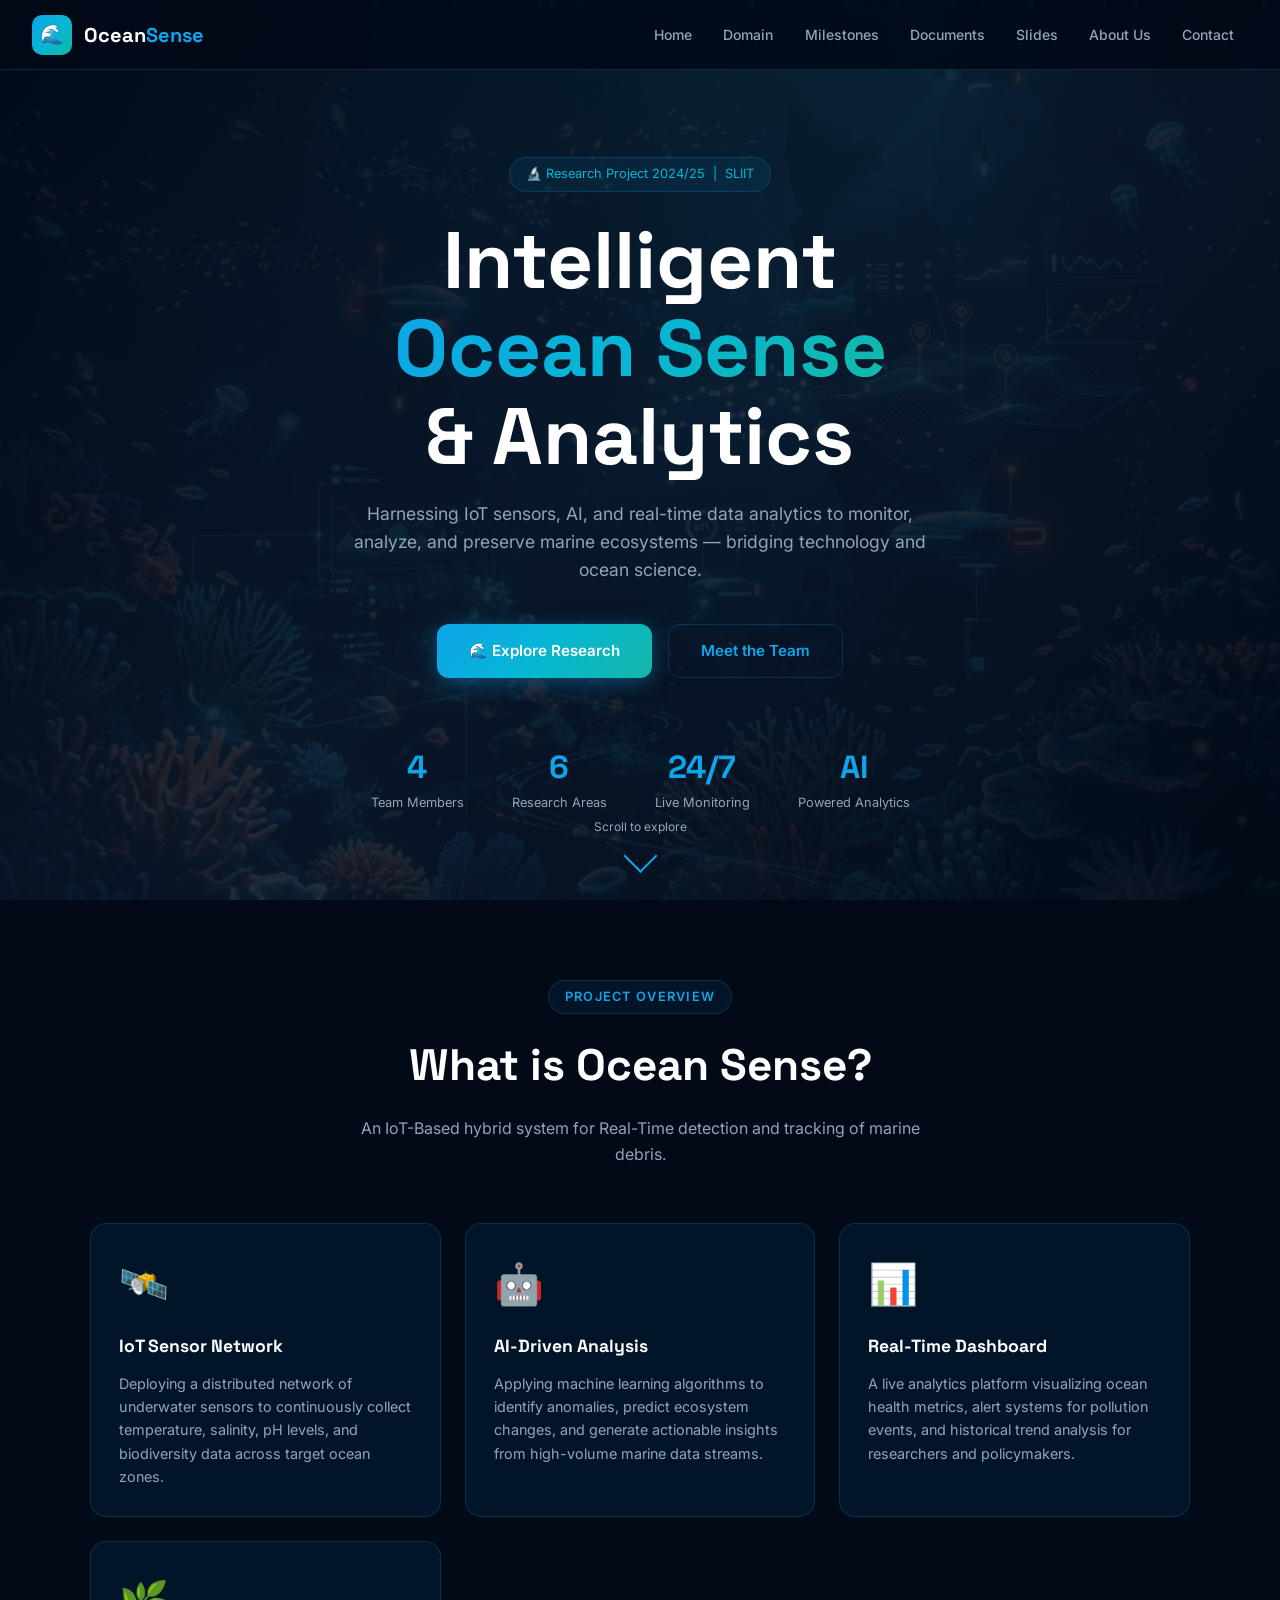
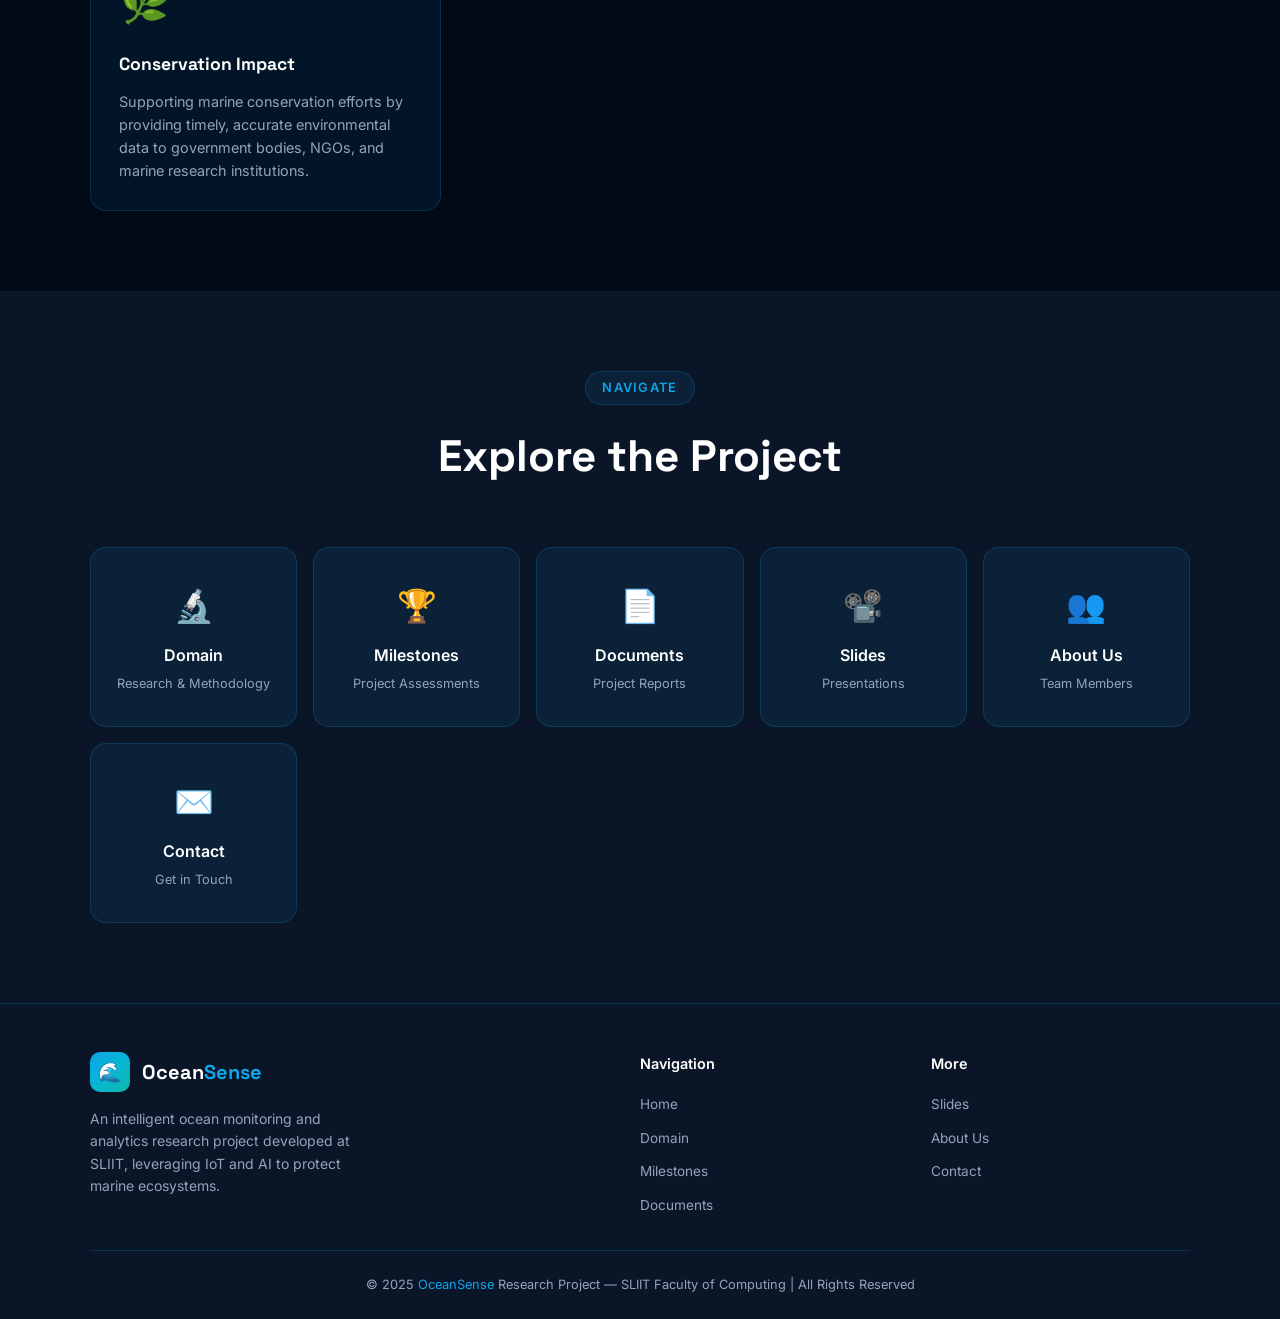
<file: index.html>
<!DOCTYPE html>
<html lang="en">

<head>
  <meta charset="UTF-8" />
  <meta name="viewport" content="width=device-width, initial-scale=1.0" />
  <meta name="description"
    content="Ocean Sense – An intelligent ocean monitoring and analytics research project using IoT and AI to preserve marine ecosystems." />
  <title>Ocean Sense | Intelligent Ocean Monitoring</title>
  <link rel="stylesheet" href="assets/css/style.css" />
  <link rel="icon"
    href="data:image/svg+xml,<svg xmlns='http://www.w3.org/2000/svg' viewBox='0 0 100 100'><text y='.9em' font-size='90'>🌊</text></svg>" />
</head>

<body>

  <!-- NAVBAR -->
  <nav class="navbar" id="navbar">
    <a href="index.html" class="nav-logo">
      <div class="nav-logo-icon">🌊</div>
      <span class="nav-logo-text">Ocean<span>Sense</span></span>
    </a>
    <ul class="nav-links" id="navLinks">
      <li><a href="index.html" class="active" id="nav-home">Home</a></li>
      <li><a href="domain.html" id="nav-domain">Domain</a></li>
      <li><a href="milestones.html" id="nav-milestones">Milestones</a></li>
      <li><a href="documents.html" id="nav-documents">Documents</a></li>
      <li><a href="presentations.html" id="nav-slides">Slides</a></li>
      <li><a href="about.html" id="nav-about">About Us</a></li>
      <li><a href="contact.html" id="nav-contact">Contact</a></li>
    </ul>
    <button class="nav-toggle" id="navToggle" aria-label="Toggle navigation">
      <span></span><span></span><span></span>
    </button>
  </nav>

  <!-- HERO -->
  <section id="home">
    <div class="hero-bg"></div>
    <div class="hero-overlay"></div>
    <div class="particles" id="particles"></div>
    <div class="hero-content">
      <div class="hero-badge">🔬 Research Project 2024/25 &nbsp;|&nbsp; SLIIT</div>
      <h1 class="hero-title">
        Intelligent<br><span class="gradient-text">Ocean Sense</span><br>& Analytics
      </h1>
      <p class="hero-desc">
        Harnessing IoT sensors, AI, and real-time data analytics to monitor, analyze, and preserve marine ecosystems —
        bridging technology and ocean science.
      </p>
      <div class="hero-cta">
        <a href="domain.html" class="btn btn-primary">🌊 Explore Research</a>
        <a href="about.html" class="btn btn-outline">Meet the Team</a>
      </div>
      <div class="hero-stats">
        <div class="stat-item">
          <div class="stat-num">4</div>
          <div class="stat-label">Team Members</div>
        </div>
        <div class="stat-item">
          <div class="stat-num">6</div>
          <div class="stat-label">Research Areas</div>
        </div>
        <div class="stat-item">
          <div class="stat-num">24/7</div>
          <div class="stat-label">Live Monitoring</div>
        </div>
        <div class="stat-item">
          <div class="stat-num">AI</div>
          <div class="stat-label">Powered Analytics</div>
        </div>
      </div>
    </div>
    <div class="scroll-indicator">
      <span>Scroll to explore</span>
      <div class="scroll-arrow"></div>
    </div>
  </section>

  <!-- OVERVIEW SECTION -->
  <section class="section" id="overview">
    <div class="container">
      <div class="section-header reveal">
        <span class="section-tag">Project Overview</span>
        <h2 class="section-title">What is Ocean Sense?</h2>
        <p class="section-desc">An IoT-Based hybrid system for Real-Time detection and tracking of marine debris.</p> <!--A comprehensive research initiative to deploy smart sensor networks in ocean
          environments, collecting critical data for marine conservation and environmental analysis. -->
      </div>
      <div style="display:grid;grid-template-columns:repeat(auto-fit,minmax(280px,1fr));gap:1.5rem;">
        <div class="glass-card reveal" style="animation-delay:0.1s">
          <div style="font-size:2.5rem;margin-bottom:1rem">🛰️</div>
          <h3 style="font-family:'Space Grotesk',sans-serif;color:var(--white);margin-bottom:0.75rem;font-size:1.1rem">
            IoT Sensor Network</h3>
          <p style="color:var(--text-muted);font-size:0.9rem">Deploying a distributed network of underwater sensors to
            continuously collect temperature, salinity, pH levels, and biodiversity data across target ocean zones.</p>
        </div>
        <div class="glass-card reveal" style="animation-delay:0.2s">
          <div style="font-size:2.5rem;margin-bottom:1rem">🤖</div>
          <h3 style="font-family:'Space Grotesk',sans-serif;color:var(--white);margin-bottom:0.75rem;font-size:1.1rem">
            AI-Driven Analysis</h3>
          <p style="color:var(--text-muted);font-size:0.9rem">Applying machine learning algorithms to identify
            anomalies, predict ecosystem changes, and generate actionable insights from high-volume marine data streams.
          </p>
        </div>
        <div class="glass-card reveal" style="animation-delay:0.3s">
          <div style="font-size:2.5rem;margin-bottom:1rem">📊</div>
          <h3 style="font-family:'Space Grotesk',sans-serif;color:var(--white);margin-bottom:0.75rem;font-size:1.1rem">
            Real-Time Dashboard</h3>
          <p style="color:var(--text-muted);font-size:0.9rem">A live analytics platform visualizing ocean health
            metrics, alert systems for pollution events, and historical trend analysis for researchers and policymakers.
          </p>
        </div>
        <div class="glass-card reveal" style="animation-delay:0.4s">
          <div style="font-size:2.5rem;margin-bottom:1rem">🌿</div>
          <h3 style="font-family:'Space Grotesk',sans-serif;color:var(--white);margin-bottom:0.75rem;font-size:1.1rem">
            Conservation Impact</h3>
          <p style="color:var(--text-muted);font-size:0.9rem">Supporting marine conservation efforts by providing
            timely, accurate environmental data to government bodies, NGOs, and marine research institutions.</p>
        </div>
      </div>
    </div>
  </section>

  <!-- QUICK LINKS SECTION -->
  <section class="section section-alt">
    <div class="container">
      <div class="section-header reveal">
        <span class="section-tag">Navigate</span>
        <h2 class="section-title">Explore the Project</h2>
      </div>
      <div style="display:grid;grid-template-columns:repeat(auto-fit,minmax(200px,1fr));gap:1rem;">
        <a href="domain.html" class="glass-card reveal"
          style="text-decoration:none;text-align:center;padding:2rem 1rem">
          <div style="font-size:2rem;margin-bottom:0.75rem">🔬</div>
          <div style="font-weight:600;color:var(--white);margin-bottom:0.3rem">Domain</div>
          <div style="font-size:0.8rem;color:var(--text-muted)">Research & Methodology</div>
        </a>
        <a href="milestones.html" class="glass-card reveal"
          style="text-decoration:none;text-align:center;padding:2rem 1rem">
          <div style="font-size:2rem;margin-bottom:0.75rem">🏆</div>
          <div style="font-weight:600;color:var(--white);margin-bottom:0.3rem">Milestones</div>
          <div style="font-size:0.8rem;color:var(--text-muted)">Project Assessments</div>
        </a>
        <a href="documents.html" class="glass-card reveal"
          style="text-decoration:none;text-align:center;padding:2rem 1rem">
          <div style="font-size:2rem;margin-bottom:0.75rem">📄</div>
          <div style="font-weight:600;color:var(--white);margin-bottom:0.3rem">Documents</div>
          <div style="font-size:0.8rem;color:var(--text-muted)">Project Reports</div>
        </a>
        <a href="presentations.html" class="glass-card reveal"
          style="text-decoration:none;text-align:center;padding:2rem 1rem">
          <div style="font-size:2rem;margin-bottom:0.75rem">📽️</div>
          <div style="font-weight:600;color:var(--white);margin-bottom:0.3rem">Slides</div>
          <div style="font-size:0.8rem;color:var(--text-muted)">Presentations</div>
        </a>
        <a href="about.html" class="glass-card reveal" style="text-decoration:none;text-align:center;padding:2rem 1rem">
          <div style="font-size:2rem;margin-bottom:0.75rem">👥</div>
          <div style="font-weight:600;color:var(--white);margin-bottom:0.3rem">About Us</div>
          <div style="font-size:0.8rem;color:var(--text-muted)">Team Members</div>
        </a>
        <a href="contact.html" class="glass-card reveal"
          style="text-decoration:none;text-align:center;padding:2rem 1rem">
          <div style="font-size:2rem;margin-bottom:0.75rem">✉️</div>
          <div style="font-weight:600;color:var(--white);margin-bottom:0.3rem">Contact</div>
          <div style="font-size:0.8rem;color:var(--text-muted)">Get in Touch</div>
        </a>
      </div>
    </div>
  </section>

  <!-- FOOTER -->
  <footer>
    <div class="container">
      <div class="footer-grid">
        <div class="footer-brand">
          <a href="index.html" class="nav-logo" style="margin-bottom:0.5rem">
            <div class="nav-logo-icon">🌊</div>
            <span class="nav-logo-text">Ocean<span>Sense</span></span>
          </a>
          <p>An intelligent ocean monitoring and analytics research project developed at SLIIT, leveraging IoT and AI to
            protect marine ecosystems.</p>
        </div>
        <div class="footer-links">
          <h4>Navigation</h4>
          <ul>
            <li><a href="index.html">Home</a></li>
            <li><a href="domain.html">Domain</a></li>
            <li><a href="milestones.html">Milestones</a></li>
            <li><a href="documents.html">Documents</a></li>
          </ul>
        </div>
        <div class="footer-links">
          <h4>More</h4>
          <ul>
            <li><a href="presentations.html">Slides</a></li>
            <li><a href="about.html">About Us</a></li>
            <li><a href="contact.html">Contact</a></li>
          </ul>
        </div>
      </div>
      <div class="footer-bottom">
        <p>© 2025 <span>OceanSense</span> Research Project — SLIIT Faculty of Computing | All Rights Reserved</p>
      </div>
    </div>
  </footer>

  <script src="assets/js/main.js"></script>
</body>

</html>
</file>
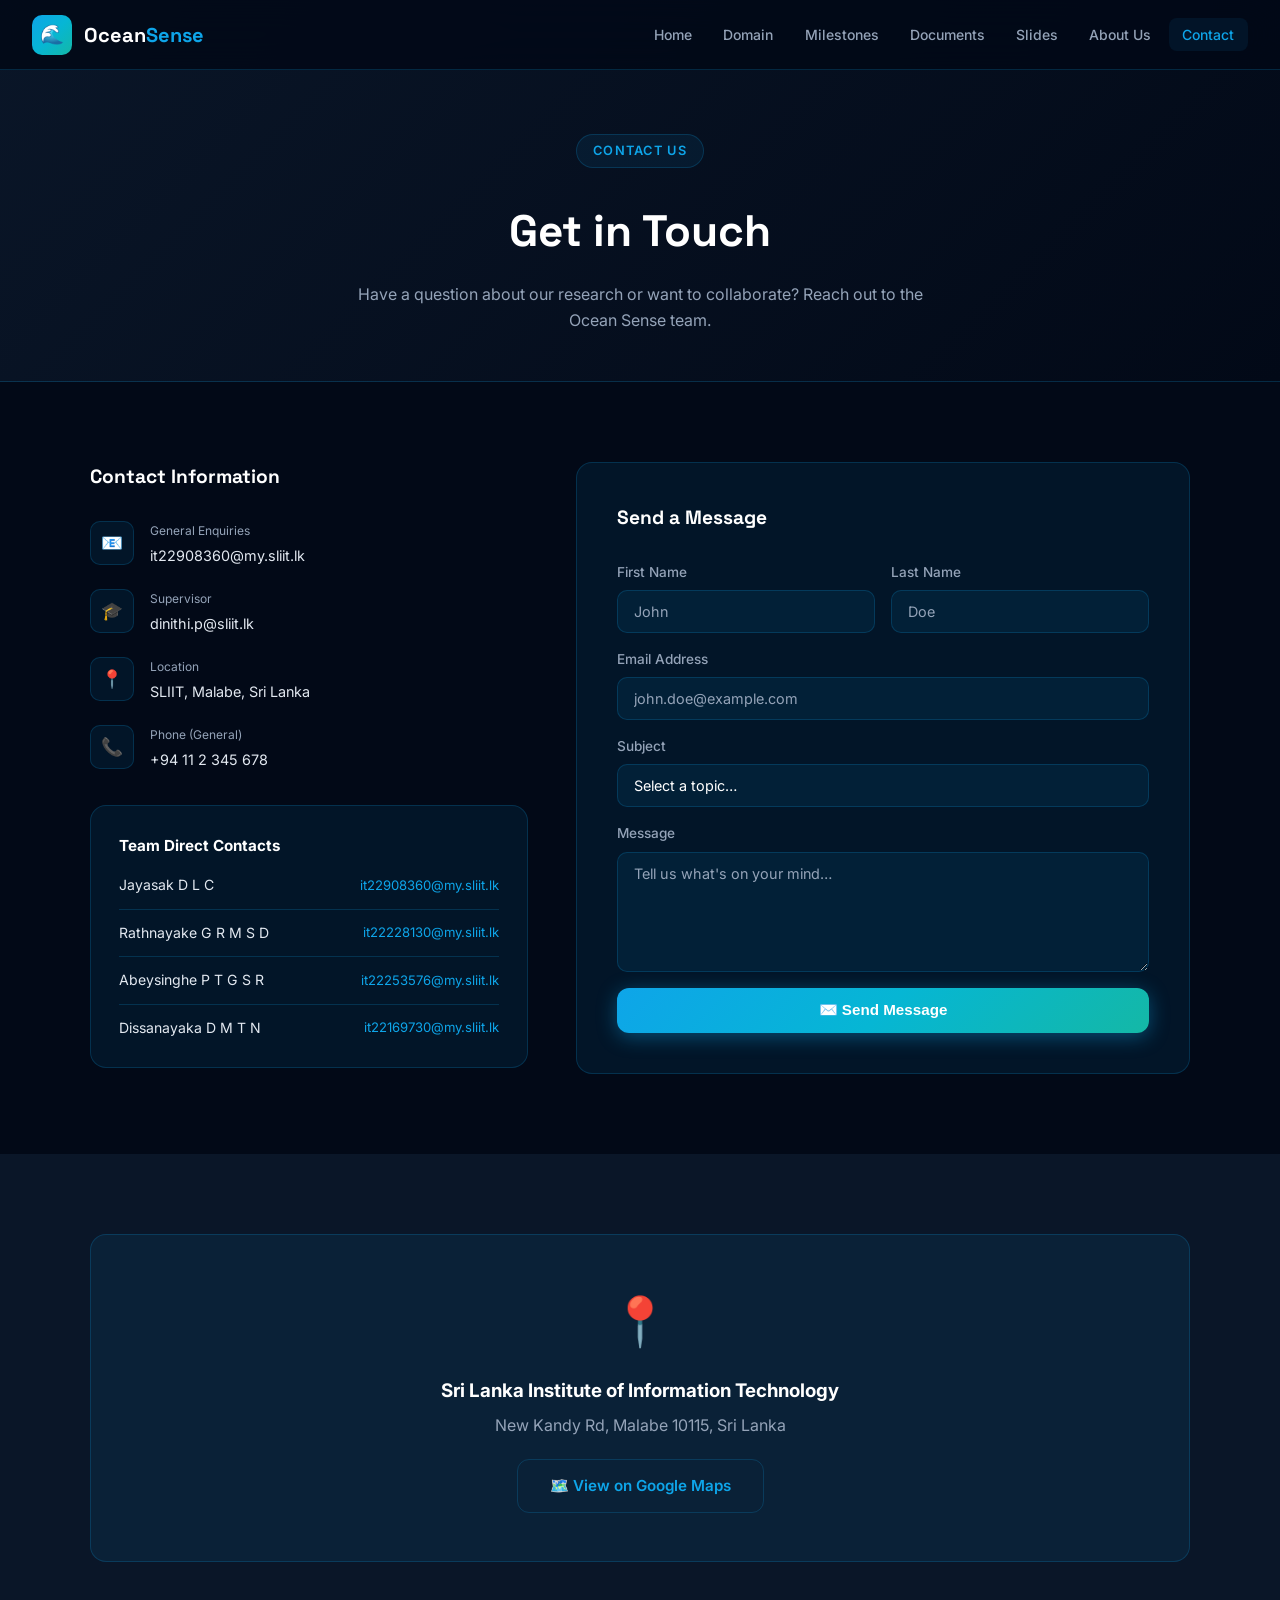
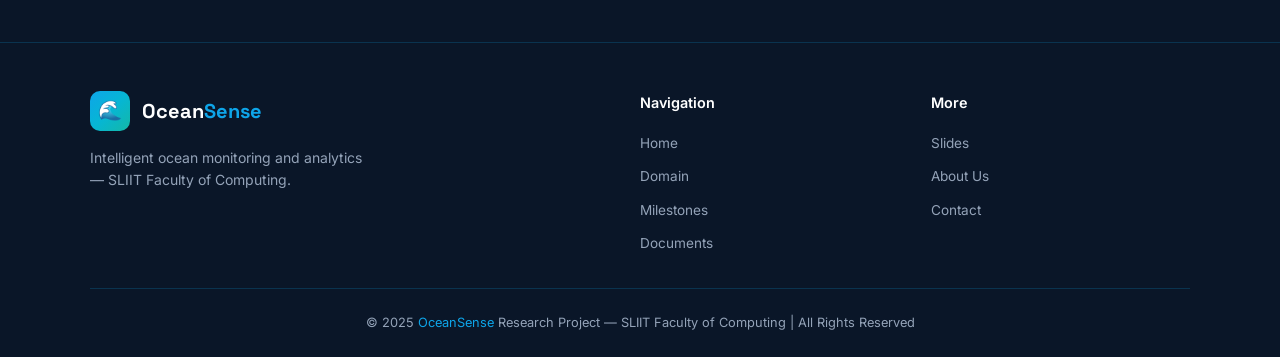
<file: contact.html>
<!DOCTYPE html>
<html lang="en">

<head>
  <meta charset="UTF-8" />
  <meta name="viewport" content="width=device-width, initial-scale=1.0" />
  <meta name="description"
    content="Contact the Ocean Sense research team at SLIIT. Get in touch via email or our contact form." />
  <title>Contact Us | Ocean Sense</title>
  <link rel="stylesheet" href="assets/css/style.css" />
  <link rel="icon"
    href="data:image/svg+xml,<svg xmlns='http://www.w3.org/2000/svg' viewBox='0 0 100 100'><text y='.9em' font-size='90'>🌊</text></svg>" />
</head>

<body>
  <nav class="navbar" id="navbar">
    <a href="index.html" class="nav-logo">
      <div class="nav-logo-icon">🌊</div><span class="nav-logo-text">Ocean<span>Sense</span></span>
    </a>
    <ul class="nav-links" id="navLinks">
      <li><a href="index.html">Home</a></li>
      <li><a href="domain.html">Domain</a></li>
      <li><a href="milestones.html">Milestones</a></li>
      <li><a href="documents.html">Documents</a></li>
      <li><a href="presentations.html">Slides</a></li>
      <li><a href="about.html">About Us</a></li>
      <li><a href="contact.html" class="active">Contact</a></li>
    </ul>
    <button class="nav-toggle" id="navToggle"
      aria-label="Toggle navigation"><span></span><span></span><span></span></button>
  </nav>

  <div
    style="padding:calc(var(--nav-height) + 4rem) 2rem 3rem;background:linear-gradient(135deg,var(--dark2),var(--dark));text-align:center;border-bottom:1px solid var(--glass-border)">
    <span class="section-tag">Contact Us</span>
    <h1 class="section-title" style="margin-top:0.75rem">Get in Touch</h1>
    <p class="section-desc">Have a question about our research or want to collaborate? Reach out to the Ocean Sense
      team.</p>
  </div>

  <section class="section">
    <div class="container">
      <div class="contact-grid">

        <!-- CONTACT INFO -->
        <div>
          <div class="reveal">
            <h3
              style="font-family:'Space Grotesk',sans-serif;color:var(--white);margin-bottom:1.75rem;font-size:1.2rem">
              Contact Information</h3>
            <div class="contact-item">
              <div class="contact-item-icon">📧</div>
              <div class="contact-item-text">
                <label>General Enquiries</label>
                <span>it22908360@my.sliit.lk</span>
              </div>
            </div>
            <div class="contact-item">
              <div class="contact-item-icon">🎓</div>
              <div class="contact-item-text">
                <label>Supervisor</label>
                <span>dinithi.p@sliit.lk</span>
              </div>
            </div>
            <div class="contact-item">
              <div class="contact-item-icon">📍</div>
              <div class="contact-item-text">
                <label>Location</label>
                <span>SLIIT, Malabe, Sri Lanka</span>
              </div>
            </div>
            <div class="contact-item">
              <div class="contact-item-icon">📞</div>
              <div class="contact-item-text">
                <label>Phone (General)</label>
                <span>+94 11 2 345 678</span>
              </div>
            </div>
          </div>

          <div class="glass-card reveal" style="margin-top:2rem">
            <h4 style="color:var(--white);margin-bottom:1rem;font-size:0.95rem">Team Direct Contacts</h4>
            <div style="display:flex;flex-direction:column;gap:0.75rem">
              <div
                style="display:flex;justify-content:space-between;align-items:center;padding-bottom:0.75rem;border-bottom:1px solid var(--glass-border)">
                <span style="color:var(--text);font-size:0.88rem">Jayasak D L C</span>
                <a href="mailto:member1@students.sliit.lk"
                  style="color:var(--primary);font-size:0.82rem;text-decoration:none">it22908360@my.sliit.lk</a>
              </div>
              <div
                style="display:flex;justify-content:space-between;align-items:center;padding-bottom:0.75rem;border-bottom:1px solid var(--glass-border)">
                <span style="color:var(--text);font-size:0.88rem">Rathnayake G R M S D</span>
                <a href="mailto:member2@students.sliit.lk"
                      style="color:var(--primary);font-size:0.82rem;text-decoration:none">it22228130@my.sliit.lk</a>
              </div>
              <div
                style="display:flex;justify-content:space-between;align-items:center;padding-bottom:0.75rem;border-bottom:1px solid var(--glass-border)">
                <span style="color:var(--text);font-size:0.88rem">Abeysinghe P T G S R</span>
                <a href="mailto:member3@students.sliit.lk"
                  style="color:var(--primary);font-size:0.82rem;text-decoration:none">it22253576@my.sliit.lk</a>
              </div>
              <div style="display:flex;justify-content:space-between;align-items:center">
                <span style="color:var(--text);font-size:0.88rem">Dissanayaka D M T N</span>
                <a href="mailto:member4@students.sliit.lk"
                  style="color:var(--primary);font-size:0.82rem;text-decoration:none">it22169730@my.sliit.lk</a>
              </div>
            </div>
          </div>
        </div>

        <!-- CONTACT FORM -->
        <div class="glass-card reveal" style="padding:2.5rem">
          <h3 style="font-family:'Space Grotesk',sans-serif;color:var(--white);margin-bottom:1.75rem;font-size:1.2rem">
            Send a Message</h3>
          <form class="contact-form" id="contactForm" onsubmit="handleSubmit(event)">
            <div style="display:grid;grid-template-columns:1fr 1fr;gap:1rem">
              <div class="form-group">
                <label for="firstName">First Name</label>
                <input type="text" id="firstName" placeholder="John" required />
              </div>
              <div class="form-group">
                <label for="lastName">Last Name</label>
                <input type="text" id="lastName" placeholder="Doe" required />
              </div>
            </div>
            <div class="form-group">
              <label for="email">Email Address</label>
              <input type="email" id="email" placeholder="john.doe@example.com" required />
            </div>
            <div class="form-group">
              <label for="subject">Subject</label>
              <select id="subject">
                <option value="">Select a topic…</option>
                <option value="collaboration">Research Collaboration</option>
                <option value="question">General Question</option>
                <option value="data">Data Access Request</option>
                <option value="media">Media Enquiry</option>
                <option value="other">Other</option>
              </select>
            </div>
            <div class="form-group">
              <label for="message">Message</label>
              <textarea id="message" placeholder="Tell us what's on your mind…" required></textarea>
            </div>
            <button type="submit" class="btn btn-primary" style="width:100%;justify-content:center" id="submitBtn">
              ✉️ Send Message
            </button>
          </form>
          <div id="formSuccess" style="display:none;text-align:center;padding:2rem">
            <div style="font-size:3rem;margin-bottom:1rem">✅</div>
            <h4 style="color:var(--white);margin-bottom:0.5rem">Message Sent!</h4>
            <p style="color:var(--text-muted);font-size:0.9rem">Thank you for reaching out. We'll get back to you within
              48 hours.</p>
          </div>
        </div>

      </div>
    </div>
  </section>

  <!-- MAP PLACEHOLDER -->
  <section class="section section-alt">
    <div class="container">
      <div class="glass-card reveal" style="text-align:center;padding:3rem">
        <div style="font-size:3rem;margin-bottom:1rem">📍</div>
        <h3 style="color:var(--white);margin-bottom:0.5rem">Sri Lanka Institute of Information Technology</h3>
        <p style="color:var(--text-muted)">New Kandy Rd, Malabe 10115, Sri Lanka</p>
        <a href="https://maps.google.com/?q=SLIIT+Malabe" target="_blank" class="btn btn-outline"
          style="margin-top:1.25rem;display:inline-flex">🗺️ View on Google Maps</a>
      </div>
    </div>
  </section>

  <footer>
    <div class="container">
      <div class="footer-grid">
        <div class="footer-brand"><a href="index.html" class="nav-logo">
            <div class="nav-logo-icon">🌊</div><span class="nav-logo-text">Ocean<span>Sense</span></span>
          </a>
          <p>Intelligent ocean monitoring and analytics — SLIIT Faculty of Computing.</p>
        </div>
        <div class="footer-links">
          <h4>Navigation</h4>
          <ul>
            <li><a href="index.html">Home</a></li>
            <li><a href="domain.html">Domain</a></li>
            <li><a href="milestones.html">Milestones</a></li>
            <li><a href="documents.html">Documents</a></li>
          </ul>
        </div>
        <div class="footer-links">
          <h4>More</h4>
          <ul>
            <li><a href="presentations.html">Slides</a></li>
            <li><a href="about.html">About Us</a></li>
            <li><a href="contact.html">Contact</a></li>
          </ul>
        </div>
      </div>
      <div class="footer-bottom">
        <p>© 2025 <span>OceanSense</span> Research Project — SLIIT Faculty of Computing | All Rights Reserved</p>
      </div>
    </div>
  </footer>

  <script src="assets/js/main.js"></script>
  <script>
    function handleSubmit(e) {
      e.preventDefault();
      const btn = document.getElementById('submitBtn');
      btn.textContent = 'Sending…';
      btn.disabled = true;
      setTimeout(() => {
        document.getElementById('contactForm').style.display = 'none';
        document.getElementById('formSuccess').style.display = 'block';
      }, 1200);
    }
  </script>
</body>

</html>
</file>
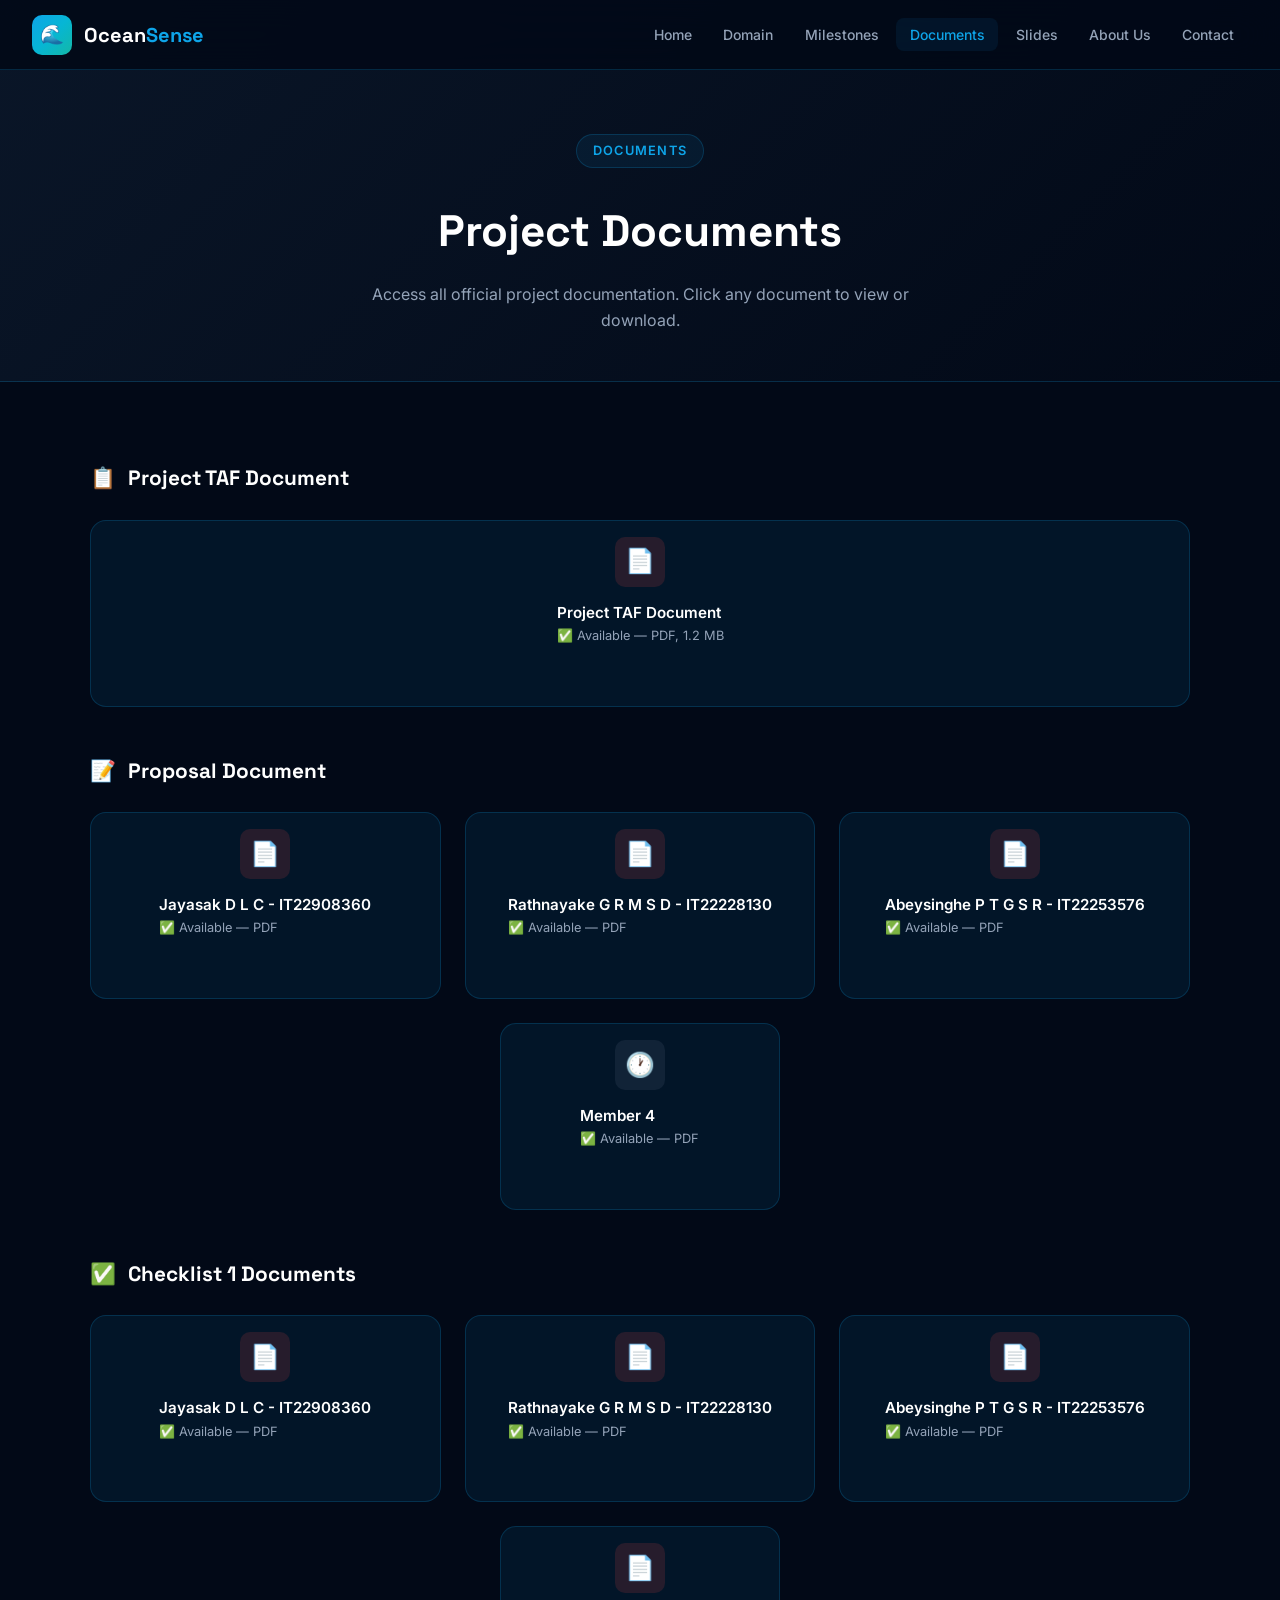
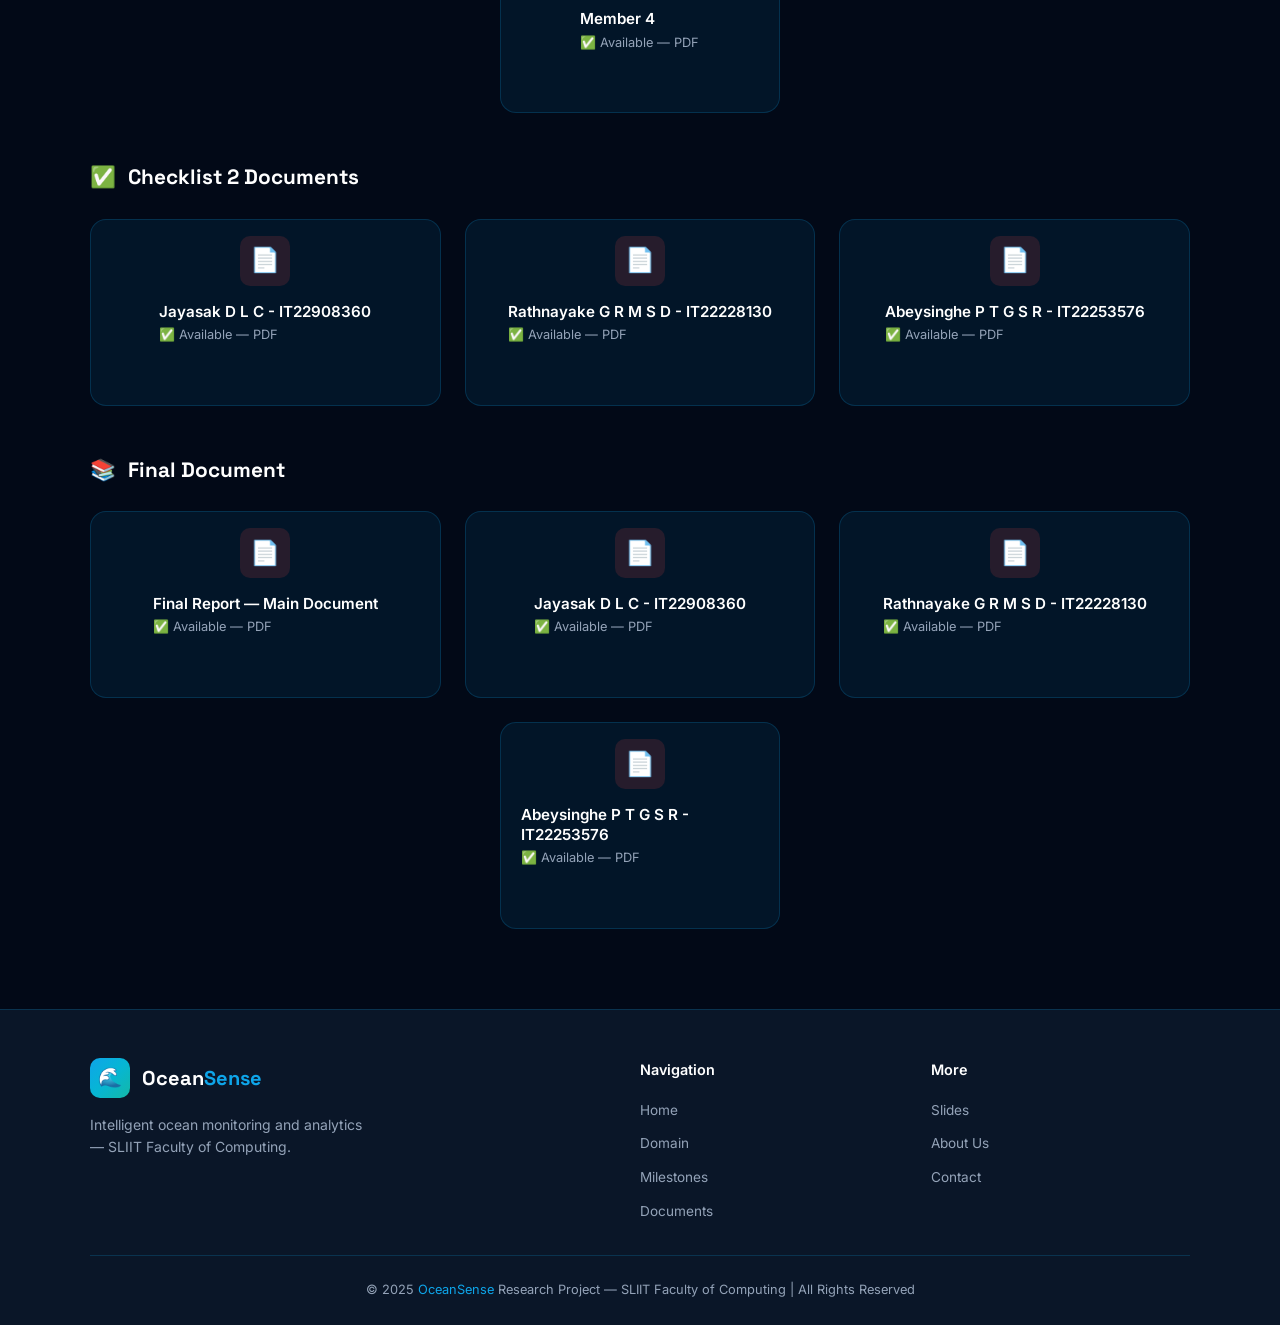
<file: documents.html>
<!DOCTYPE html>
<html lang="en">

<head>
  <meta charset="UTF-8" />
  <meta name="viewport" content="width=device-width, initial-scale=1.0" />
  <meta name="description"
    content="Ocean Sense Documents - All project documents including charter, proposal, checklists and final report." />
  <title>Documents | Ocean Sense</title>
  <link rel="stylesheet" href="assets/css/style.css" />
  <link rel="icon"
    href="data:image/svg+xml,<svg xmlns='http://www.w3.org/2000/svg' viewBox='0 0 100 100'><text y='.9em' font-size='90'>🌊</text></svg>" />
</head>

<body>
  <nav class="navbar" id="navbar">
    <a href="index.html" class="nav-logo">
      <div class="nav-logo-icon">🌊</div><span class="nav-logo-text">Ocean<span>Sense</span></span>
    </a>
    <ul class="nav-links" id="navLinks">
      <li><a href="index.html">Home</a></li>
      <li><a href="domain.html">Domain</a></li>
      <li><a href="milestones.html">Milestones</a></li>
      <li><a href="documents.html" class="active">Documents</a></li>
      <li><a href="presentations.html">Slides</a></li>
      <li><a href="about.html">About Us</a></li>
      <li><a href="contact.html">Contact</a></li>
    </ul>
    <button class="nav-toggle" id="navToggle"
      aria-label="Toggle navigation"><span></span><span></span><span></span></button>
  </nav>

  <div
    style="padding:calc(var(--nav-height) + 4rem) 2rem 3rem;background:linear-gradient(135deg,var(--dark2),var(--dark));text-align:center;border-bottom:1px solid var(--glass-border)">
    <span class="section-tag">Documents</span>
    <h1 class="section-title" style="margin-top:0.75rem">Project Documents</h1>
    <p class="section-desc">Access all official project documentation. Click any document to view or download.</p>
  </div>

  <section class="section">
    <div class="container">

      <!-- Project Charter -->
      <div class="section-header reveal" style="text-align:left;margin-bottom:1.5rem">
        <h2
          style="font-family:'Space Grotesk',sans-serif;color:var(--white);font-size:1.3rem;display:flex;align-items:center;gap:0.75rem">
          <span style="color:var(--primary)">📋</span> Project TAF Document
        </h2>
      </div>
      <div class="docs-grid reveal" style="margin-bottom:3rem">
        <div class="glass-card doc-card doc-item" data-file="assets/documents/TAF_25-26J-002.pdf">
          <div class="doc-icon pdf">📄</div>
          <div class="doc-content">
            <div class="doc-title">Project TAF Document</div>
            <div class="doc-status">✅ Available — PDF, 1.2 MB</div>
          </div>
          <div class="doc-actions">
            <button class="btn-view" title="View PDF">👁️ View</button>
            <button class="btn-download" title="Download PDF">⬇️ Download</button>
          </div>
        </div>
      </div>

      <!-- Proposal Documents -->
      <div class="section-header reveal" style="text-align:left;margin-bottom:1.5rem">
        <h2
          style="font-family:'Space Grotesk',sans-serif;color:var(--white);font-size:1.3rem;display:flex;align-items:center;gap:0.75rem">
          <span style="color:var(--primary)">📝</span> Proposal Document
        </h2>
      </div>
      <div class="docs-grid reveal" style="margin-bottom:3rem">
        <div class="glass-card doc-card doc-item" data-file="assets/documents/proposal_doc/IT22908360_Proposal_Report_Final.pdf">
          <div class="doc-icon pdf">📄</div>
          <div class="doc-content">
            <div class="doc-title">Jayasak D L C - IT22908360</div>
            <div class="doc-status">✅ Available — PDF</div>
          </div>
          <div class="doc-actions">
            <button class="btn-view" title="View PDF">👁️ View</button>
            <button class="btn-download" title="Download PDF">⬇️ Download</button>
          </div>
        </div>
        <div class="glass-card doc-card doc-item" data-file="assets/documents/proposal_doc/IT22228130_Proposal_Report_Final.pdf">
          <div class="doc-icon pdf">📄</div>
          <div class="doc-content">
            <div class="doc-title">Rathnayake G R M S D - IT22228130</div>
            <div class="doc-status">✅ Available — PDF</div>
          </div>
          <div class="doc-actions">
            <button class="btn-view" title="View PDF">👁️ View</button>
            <button class="btn-download" title="Download PDF">⬇️ Download</button>
          </div>
        </div>
        <div class="glass-card doc-card doc-item" data-file="assets/documents/proposal_doc/IT22253576_Research_Proposal_Individual_Report_Final.pdf">
          <div class="doc-icon pdf">📄</div>
          <div class="doc-content">
            <div class="doc-title">Abeysinghe P T G S R - IT22253576</div>
            <div class="doc-status">✅ Available — PDF</div>
          </div>
          <div class="doc-actions">
            <button class="btn-view" title="View PDF">👁️ View</button>
            <button class="btn-download" title="Download PDF">⬇️ Download</button>
          </div>
        </div>
        <div class="glass-card doc-card doc-item" data-file="assets/documents/proposal_doc/25-26J-002_IT2219730_Proposal_Report_Draft.pdf">
          <div class="doc-icon pending">🕐</div>
          <div class="doc-content">
            <div class="doc-title">Member 4</div>
            <div class="doc-status">✅ Available — PDF</div>
          </div>
          <div class="doc-actions">
            <button class="btn-view" title="View PDF">👁️ View</button>
            <button class="btn-download" title="Download PDF">⬇️ Download</button>
          </div>
        </div>
      </div>



      <!-- Checklist 1 Documents -->
      <div class="section-header reveal" style="text-align:left;margin-bottom:1.5rem">
        <h2
          style="font-family:'Space Grotesk',sans-serif;color:var(--white);font-size:1.3rem;display:flex;align-items:center;gap:0.75rem">
          <span style="color:var(--primary)">✅</span> Checklist 1 Documents
        </h2>
      </div>
      <div class="docs-grid reveal" style="margin-bottom:3rem">
        <div class="glass-card doc-card doc-item" data-file="assets/documents/checklist1_doc/Checklist_25-26J-002_IT22908360.pdf">
          <div class="doc-icon pdf">📄</div>
          <div class="doc-content">
            <div class="doc-title">Jayasak D L C - IT22908360</div>
            <div class="doc-status">✅ Available — PDF</div>
          </div>
          <div class="doc-actions">
            <button class="btn-view" title="View PDF">👁️ View</button>
            <button class="btn-download" title="Download PDF">⬇️ Download</button>
          </div>
        </div>
        <div class="glass-card doc-card doc-item" data-file="assets/documents/checklist1_doc/Design Document IT22228130.pdf">
          <div class="doc-icon pdf">📄</div>
          <div class="doc-content">
            <div class="doc-title">Rathnayake G R M S D - IT22228130</div>
            <div class="doc-status">✅ Available — PDF</div>
          </div>
          <div class="doc-actions">
            <button class="btn-view" title="View PDF">👁️ View</button>
            <button class="btn-download" title="Download PDF">⬇️ Download</button>
          </div>
        </div>
        <div class="glass-card doc-card doc-item" data-file="assets/documents/checklist1_doc/Design Document_IT22253576.pdf">
          <div class="doc-icon pdf">📄</div>
          <div class="doc-content">
            <div class="doc-title">Abeysinghe P T G S R - IT22253576</div>
            <div class="doc-status">✅ Available — PDF</div>
          </div>
          <div class="doc-actions">
            <button class="btn-view" title="View PDF">👁️ View</button>
            <button class="btn-download" title="Download PDF">⬇️ Download</button>
          </div>
        </div>
        <div class="glass-card doc-card doc-item" data-file="assets/documents/checklist1_doc/DD IT22169730-Checklist 1.pdf">
          <div class="doc-icon pdf">📄</div>
          <div class="doc-content">
            <div class="doc-title">Member 4</div>
            <div class="doc-status">✅ Available — PDF</div>
          </div>
          <div class="doc-actions">
            <button class="btn-view" title="View PDF">👁️ View</button>
            <button class="btn-download" title="Download PDF">⬇️ Download</button>
          </div>
        </div>
      </div>



      <!-- Checklist 2 Documents -->
      <div class="section-header reveal" style="text-align:left;margin-bottom:1.5rem">
        <h2
          style="font-family:'Space Grotesk',sans-serif;color:var(--white);font-size:1.3rem;display:flex;align-items:center;gap:0.75rem">
          <span style="color:var(--primary)">✅</span> Checklist 2 Documents
        </h2>
      </div>
      <div class="docs-grid reveal" style="margin-bottom:3rem">
        <div class="glass-card doc-card doc-item" data-file="assets/documents/checklist2_doc/Performance Testing - IT22908360.pdf">
          <div class="doc-icon pdf">📄</div>
          <div class="doc-content">
            <div class="doc-title">Jayasak D L C - IT22908360</div>
            <div class="doc-status">✅ Available — PDF</div>
          </div>
          <div class="doc-actions">
            <button class="btn-view" title="View PDF">👁️ View</button>
            <button class="btn-download" title="Download PDF">⬇️ Download</button>
          </div>
        </div>
        <div class="glass-card doc-card doc-item" data-file="assets/documents/checklist2_doc/Performance Testing Report - IT22228130.pdf">
          <div class="doc-icon pdf">📄</div>
          <div class="doc-content">
            <div class="doc-title">Rathnayake G R M S D - IT22228130</div>
            <div class="doc-status">✅ Available — PDF</div>
          </div>
          <div class="doc-actions">
            <button class="btn-view" title="View PDF">👁️ View</button>
            <button class="btn-download" title="Download PDF">⬇️ Download</button>
          </div>
        </div>
        <div class="glass-card doc-card doc-item" data-file="assets/documents/checklist2_doc/Perfomance_testing_report_IT22253576.pdf">
          <div class="doc-icon pdf">📄</div>
          <div class="doc-content">
            <div class="doc-title">Abeysinghe P T G S R - IT22253576</div>
            <div class="doc-status">✅ Available — PDF</div>
          </div>
          <div class="doc-actions">
            <button class="btn-view" title="View PDF">👁️ View</button>
            <button class="btn-download" title="Download PDF">⬇️ Download</button>
          </div>
        </div>
      </div>


      

      <!-- Final Documents -->
      <div class="section-header reveal" style="text-align:left;margin-bottom:1.5rem">
        <h2
          style="font-family:'Space Grotesk',sans-serif;color:var(--white);font-size:1.3rem;display:flex;align-items:center;gap:0.75rem">
          <span style="color:var(--primary)">📚</span> Final Document
        </h2>
      </div>
      <div class="docs-grid reveal">
        <div class="glass-card doc-card doc-item" data-file="assets/documents/final_doc/25-26-002_Group_Thesis_Draft.pdf">
          <div class="doc-icon pdf">📄</div>
          <div class="doc-content">
            <div class="doc-title">Final Report — Main Document</div>
            <div class="doc-status">✅ Available — PDF</div>
          </div>
          <div class="doc-actions">
            <button class="btn-view" title="View PDF">👁️ View</button>
            <button class="btn-download" title="Download PDF">⬇️ Download</button>
          </div>
        </div>
        <div class="glass-card doc-card doc-item" data-file="assets/documents/final_doc/IT22908360_Finale_Draft.pdf">
          <div class="doc-icon pdf">📄</div>
          <div class="doc-content">
            <div class="doc-title">Jayasak D L C - IT22908360</div>
            <div class="doc-status">✅ Available — PDF</div>
          </div>
          <div class="doc-actions">
            <button class="btn-view" title="View PDF">👁️ View</button>
            <button class="btn-download" title="Download PDF">⬇️ Download</button>
          </div>
        </div>
        <div class="glass-card doc-card doc-item" data-file="assets/documents/final_doc/IT22228130_Final_Report_Draft.pdf">
          <div class="doc-icon pdf">📄</div>
          <div class="doc-content">
            <div class="doc-title">Rathnayake G R M S D - IT22228130</div>
            <div class="doc-status">✅ Available — PDF</div>
          </div>
          <div class="doc-actions">
            <button class="btn-view" title="View PDF">👁️ View</button>
            <button class="btn-download" title="Download PDF">⬇️ Download</button>
          </div>
        </div>
        <div class="glass-card doc-card doc-item" data-file="assets/documents/final_doc/IT22253576 research_final_report_draft.pdf">
          <div class="doc-icon pdf">📄</div>
          <div class="doc-content">
            <div class="doc-title">Abeysinghe P T G S R - IT22253576</div>
            <div class="doc-status">✅ Available — PDF</div>
          </div>
          <div class="doc-actions">
            <button class="btn-view" title="View PDF">👁️ View</button>
            <button class="btn-download" title="Download PDF">⬇️ Download</button>
          </div>
        </div>
      </div>

    </div>
  </section>

  <footer>
    <div class="container">
      <div class="footer-grid">
        <div class="footer-brand"><a href="index.html" class="nav-logo">
            <div class="nav-logo-icon">🌊</div><span class="nav-logo-text">Ocean<span>Sense</span></span>
          </a>
          <p>Intelligent ocean monitoring and analytics — SLIIT Faculty of Computing.</p>
        </div>
        <div class="footer-links">
          <h4>Navigation</h4>
          <ul>
            <li><a href="index.html">Home</a></li>
            <li><a href="domain.html">Domain</a></li>
            <li><a href="milestones.html">Milestones</a></li>
            <li><a href="documents.html">Documents</a></li>
          </ul>
        </div>
        <div class="footer-links">
          <h4>More</h4>
          <ul>
            <li><a href="presentations.html">Slides</a></li>
            <li><a href="about.html">About Us</a></li>
            <li><a href="contact.html">Contact</a></li>
          </ul>
        </div>
      </div>
      <div class="footer-bottom">
        <p>© 2025 <span>OceanSense</span> Research Project — SLIIT Faculty of Computing | All Rights Reserved</p>
      </div>
    </div>
  </footer>
  <script src="assets/js/main.js"></script>
</body>

</html>
</file>
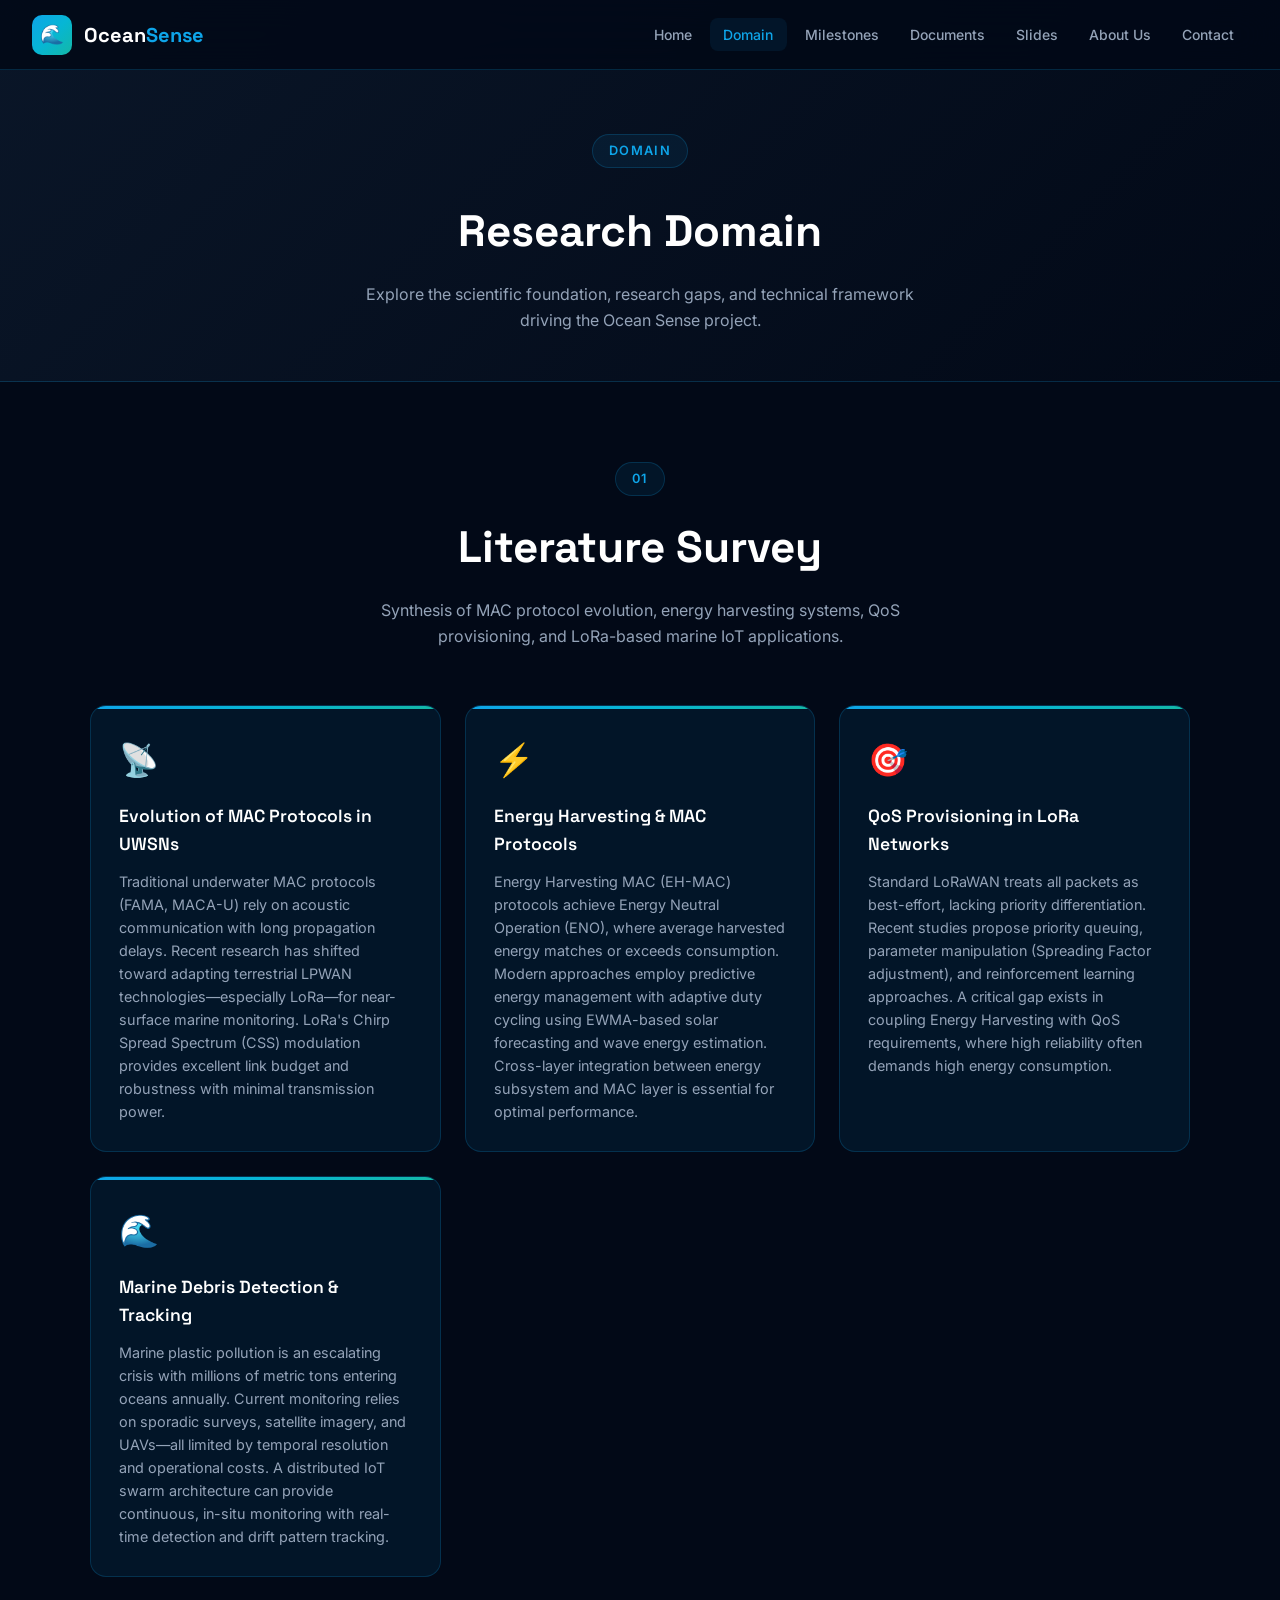
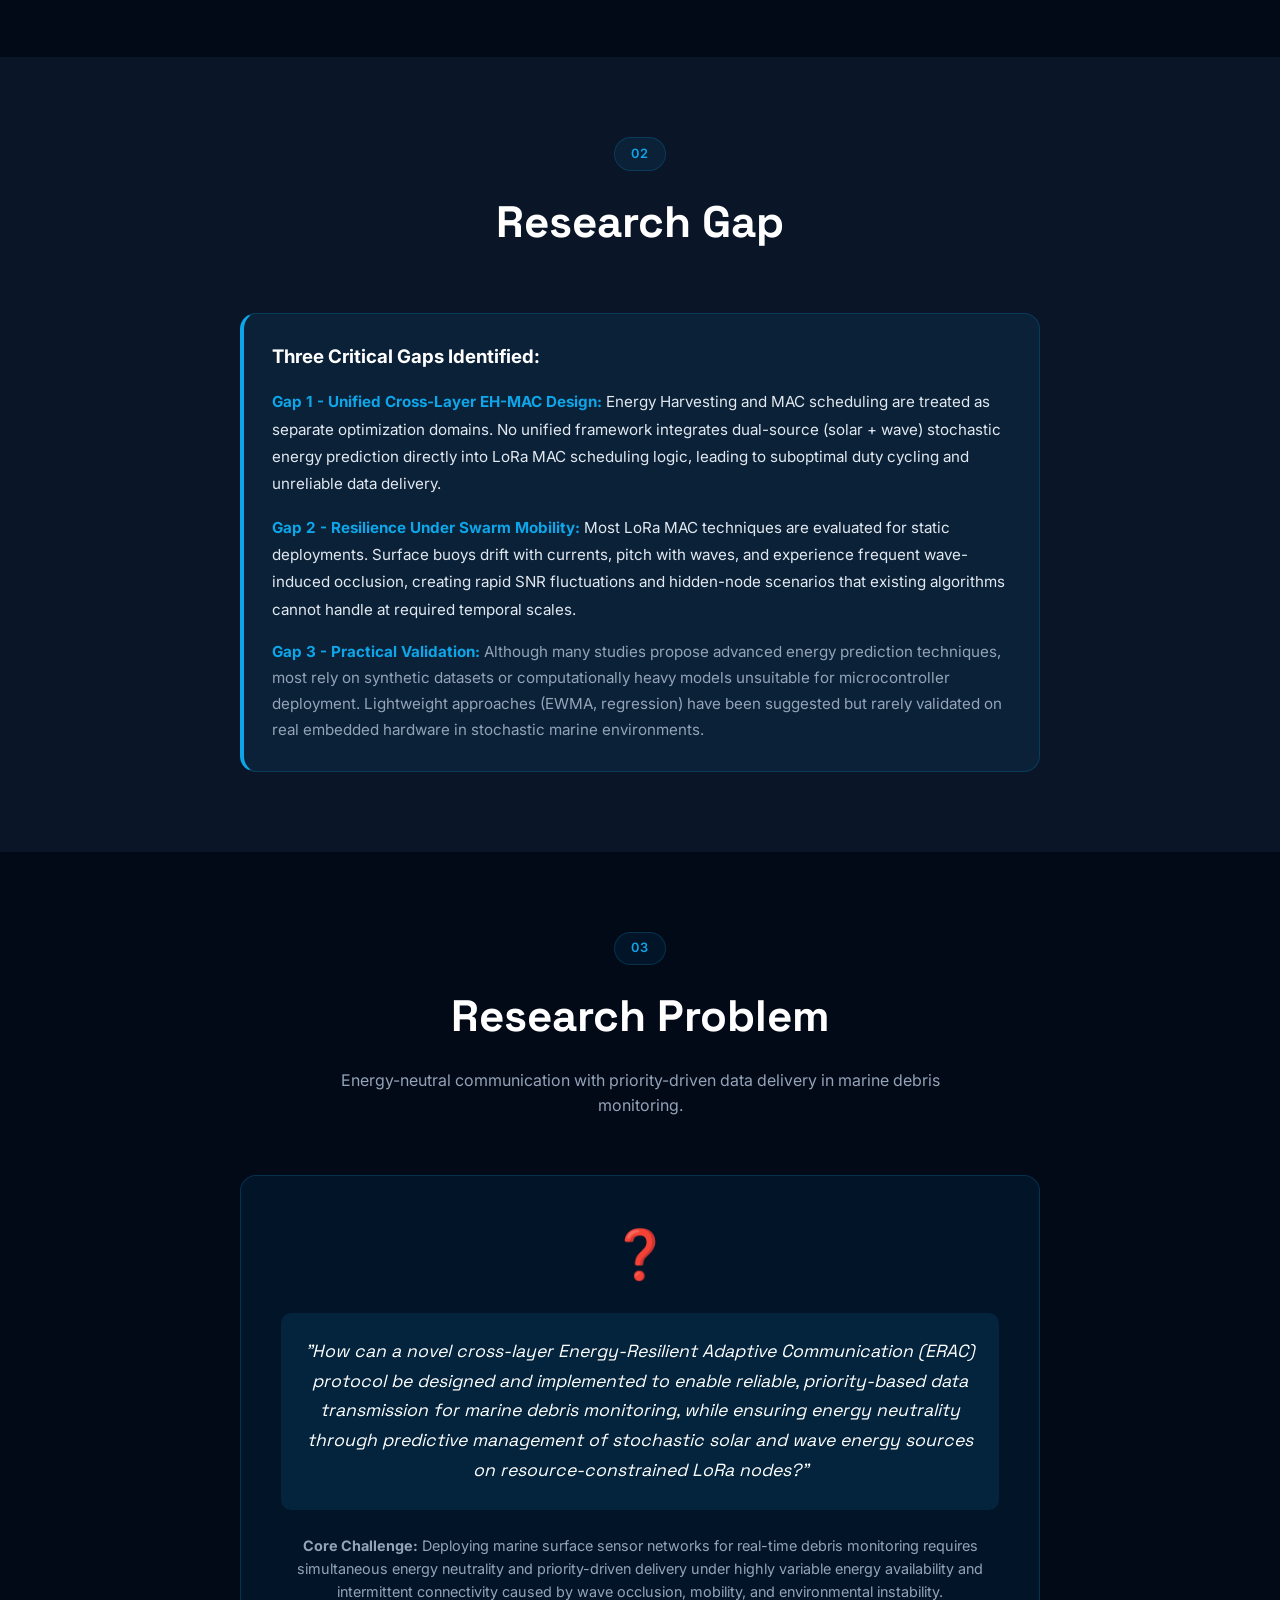
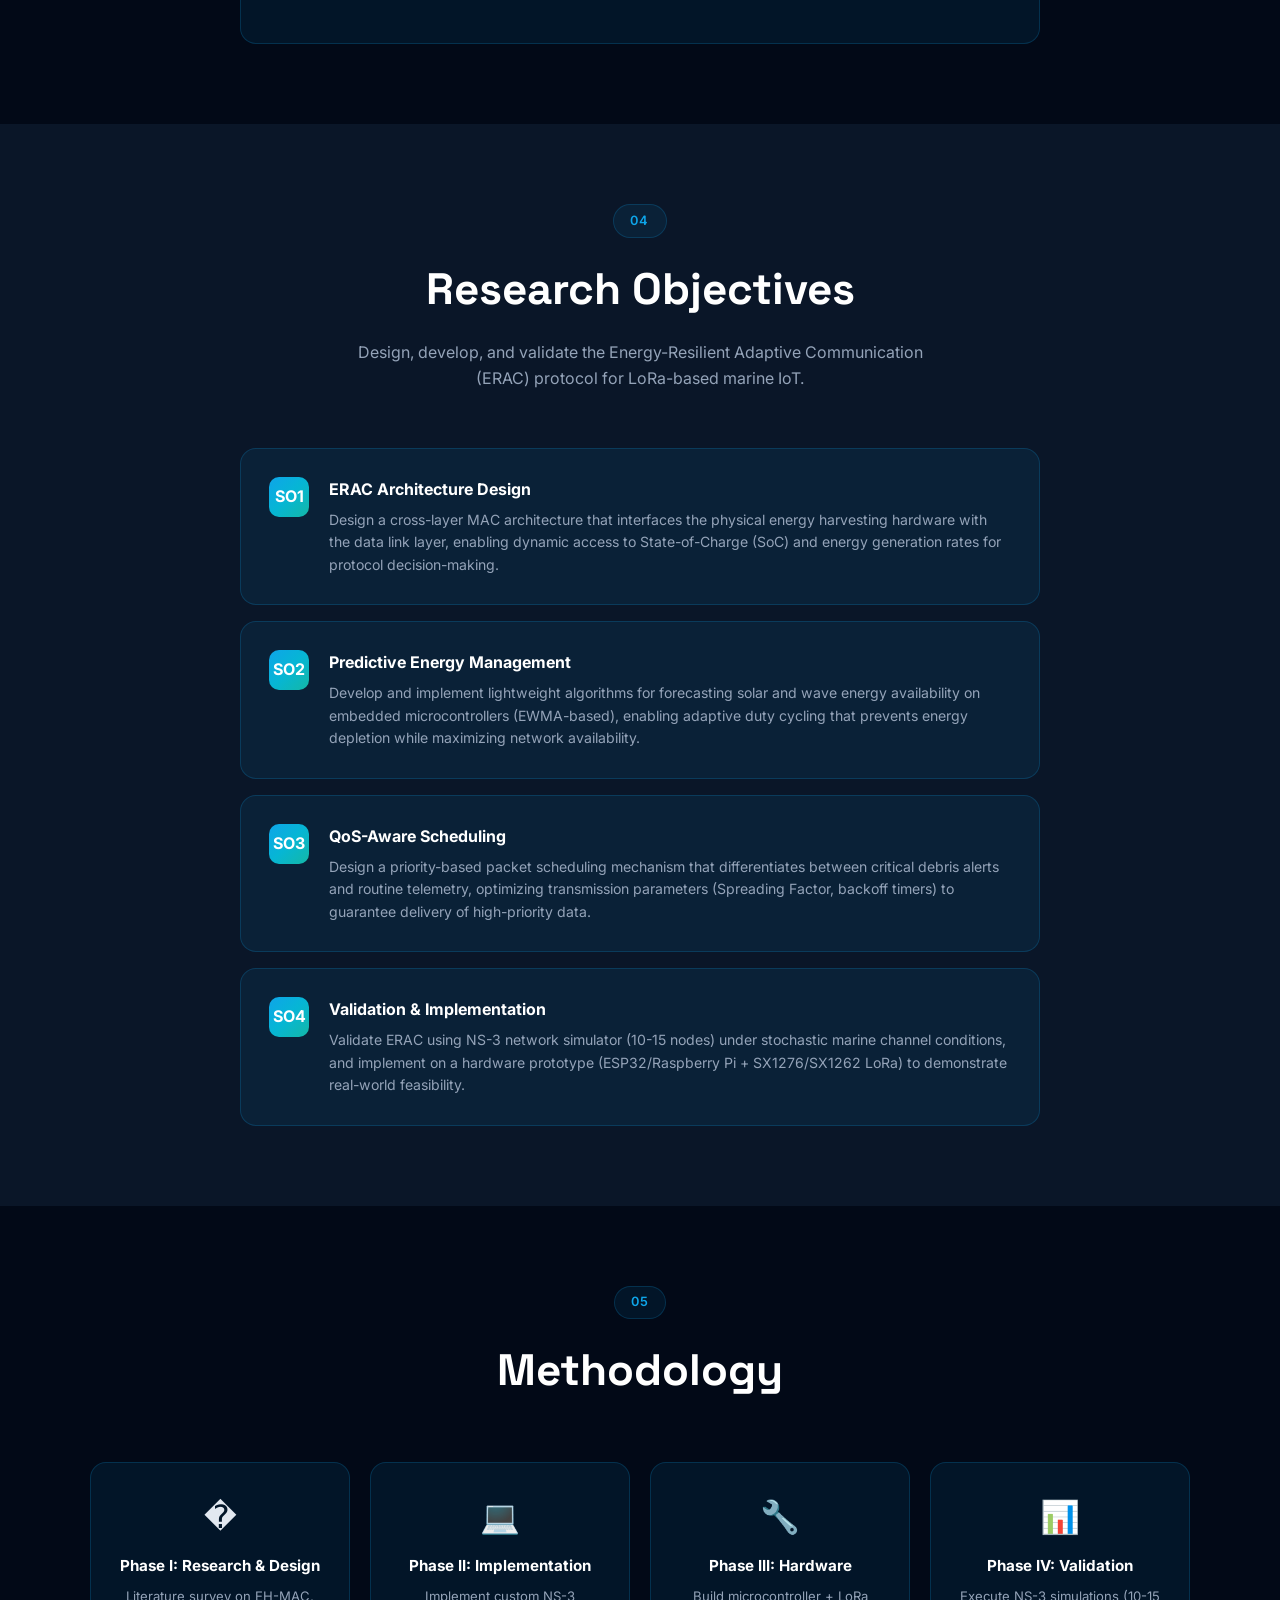
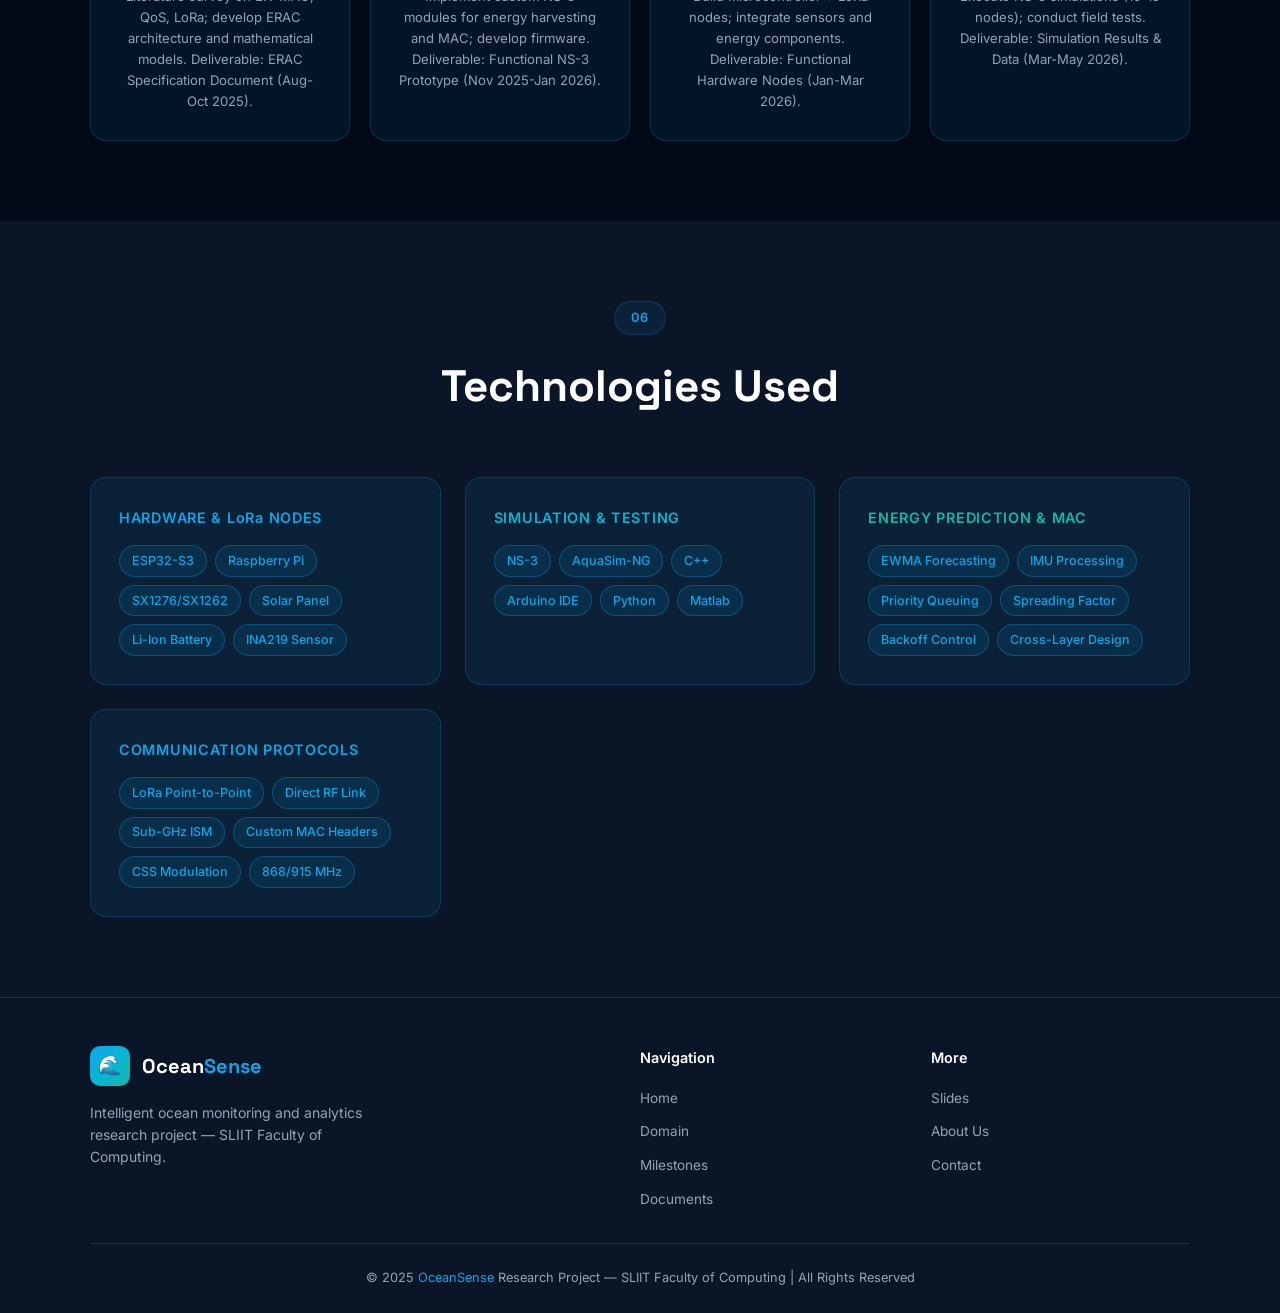
<file: domain.html>
<!DOCTYPE html>
<html lang="en">
<head>
  <meta charset="UTF-8" />
  <meta name="viewport" content="width=device-width, initial-scale=1.0" />
  <meta name="description" content="Ocean Sense Domain - Literature survey, research gap, research problem, objectives, methodology and technologies used." />
  <title>Domain | Ocean Sense</title>
  <link rel="stylesheet" href="assets/css/style.css" />
  <link rel="icon" href="data:image/svg+xml,<svg xmlns='http://www.w3.org/2000/svg' viewBox='0 0 100 100'><text y='.9em' font-size='90'>🌊</text></svg>" />
</head>
<body>
<nav class="navbar" id="navbar">
  <a href="index.html" class="nav-logo">
    <div class="nav-logo-icon">🌊</div>
    <span class="nav-logo-text">Ocean<span>Sense</span></span>
  </a>
  <ul class="nav-links" id="navLinks">
    <li><a href="index.html">Home</a></li>
    <li><a href="domain.html" class="active">Domain</a></li>
    <li><a href="milestones.html">Milestones</a></li>
    <li><a href="documents.html">Documents</a></li>
    <li><a href="presentations.html">Slides</a></li>
    <li><a href="about.html">About Us</a></li>
    <li><a href="contact.html">Contact</a></li>
  </ul>
  <button class="nav-toggle" id="navToggle" aria-label="Toggle navigation"><span></span><span></span><span></span></button>
</nav>

<!-- PAGE HERO -->
<div style="padding:calc(var(--nav-height) + 4rem) 2rem 3rem;background:linear-gradient(135deg,var(--dark2),var(--dark));text-align:center;border-bottom:1px solid var(--glass-border)">
  <span class="section-tag">Domain</span>
  <h1 class="section-title" style="margin-top:0.75rem">Research Domain</h1>
  <p class="section-desc">Explore the scientific foundation, research gaps, and technical framework driving the Ocean Sense project.</p>
</div>

<!-- LITERATURE SURVEY -->
<section class="section">
  <div class="container">
    <div class="section-header reveal">
      <span class="section-tag">01</span>
      <h2 class="section-title">Literature Survey</h2>
      <p class="section-desc">Synthesis of MAC protocol evolution, energy harvesting systems, QoS provisioning, and LoRa-based marine IoT applications.</p>
    </div>
    <div class="domain-grid">
      <div class="glass-card domain-card reveal">
        <div class="domain-card-icon">📡</div>
        <h3>Evolution of MAC Protocols in UWSNs</h3>
        <p>Traditional underwater MAC protocols (FAMA, MACA-U) rely on acoustic communication with long propagation delays. Recent research has shifted toward adapting terrestrial LPWAN technologies—especially LoRa—for near-surface marine monitoring. LoRa's Chirp Spread Spectrum (CSS) modulation provides excellent link budget and robustness with minimal transmission power.</p>
      </div>
      <div class="glass-card domain-card reveal">
        <div class="domain-card-icon">⚡</div>
        <h3>Energy Harvesting & MAC Protocols</h3>
        <p>Energy Harvesting MAC (EH-MAC) protocols achieve Energy Neutral Operation (ENO), where average harvested energy matches or exceeds consumption. Modern approaches employ predictive energy management with adaptive duty cycling using EWMA-based solar forecasting and wave energy estimation. Cross-layer integration between energy subsystem and MAC layer is essential for optimal performance.</p>
      </div>
      <div class="glass-card domain-card reveal">
        <div class="domain-card-icon">🎯</div>
        <h3>QoS Provisioning in LoRa Networks</h3>
        <p>Standard LoRaWAN treats all packets as best-effort, lacking priority differentiation. Recent studies propose priority queuing, parameter manipulation (Spreading Factor adjustment), and reinforcement learning approaches. A critical gap exists in coupling Energy Harvesting with QoS requirements, where high reliability often demands high energy consumption.</p>
      </div>
      <div class="glass-card domain-card reveal">
        <div class="domain-card-icon">🌊</div>
        <h3>Marine Debris Detection & Tracking</h3>
        <p>Marine plastic pollution is an escalating crisis with millions of metric tons entering oceans annually. Current monitoring relies on sporadic surveys, satellite imagery, and UAVs—all limited by temporal resolution and operational costs. A distributed IoT swarm architecture can provide continuous, in-situ monitoring with real-time detection and drift pattern tracking.</p>
      </div>
    </div>
  </div>
</section>

<!-- RESEARCH GAP -->
<section class="section section-alt">
  <div class="container">
    <div class="section-header reveal">
      <span class="section-tag">02</span>
      <h2 class="section-title">Research Gap</h2>
    </div>
    <div class="glass-card reveal" style="max-width:800px;margin:0 auto;border-left:4px solid var(--primary)">
      <h3 style="color:var(--white);margin-bottom:1rem">Three Critical Gaps Identified:</h3>
      <p style="color:var(--text);font-size:0.95rem;line-height:1.8;margin-bottom:1rem">
        <strong style="color:var(--primary)">Gap 1 - Unified Cross-Layer EH-MAC Design:</strong> Energy Harvesting and MAC scheduling are treated as separate optimization domains. No unified framework integrates dual-source (solar + wave) stochastic energy prediction directly into LoRa MAC scheduling logic, leading to suboptimal duty cycling and unreliable data delivery.
      </p>
      <p style="color:var(--text);font-size:0.95rem;line-height:1.8;margin-bottom:1rem">
        <strong style="color:var(--primary)">Gap 2 - Resilience Under Swarm Mobility:</strong> Most LoRa MAC techniques are evaluated for static deployments. Surface buoys drift with currents, pitch with waves, and experience frequent wave-induced occlusion, creating rapid SNR fluctuations and hidden-node scenarios that existing algorithms cannot handle at required temporal scales.
      </p>
      <p style="color:var(--text-muted);font-size:0.95rem;line-height:1.7">
        <strong style="color:var(--primary)">Gap 3 - Practical Validation:</strong> Although many studies propose advanced energy prediction techniques, most rely on synthetic datasets or computationally heavy models unsuitable for microcontroller deployment. Lightweight approaches (EWMA, regression) have been suggested but rarely validated on real embedded hardware in stochastic marine environments.
      </p>
    </div>
  </div>
</section>

<!-- RESEARCH PROBLEM -->
<section class="section">
  <div class="container">
    <div class="section-header reveal">
      <span class="section-tag">03</span>
      <h2 class="section-title">Research Problem</h2>
      <p class="section-desc">Energy-neutral communication with priority-driven data delivery in marine debris monitoring.</p>
    </div>
    <div class="glass-card reveal" style="max-width:800px;margin:0 auto;text-align:center;padding:2.5rem">
      <div style="font-size:3rem;margin-bottom:1.25rem">❓</div>
      <blockquote style="font-family:'Space Grotesk',sans-serif;font-size:1.1rem;color:var(--white);line-height:1.7;font-style:italic;margin-bottom:1.5rem;padding:1.5rem;border-radius:10px;background:rgba(14,165,233,0.1)">
        "How can a novel cross-layer Energy-Resilient Adaptive Communication (ERAC) protocol be designed and implemented to enable reliable, priority-based data transmission for marine debris monitoring, while ensuring energy neutrality through predictive management of stochastic solar and wave energy sources on resource-constrained LoRa nodes?"
      </blockquote>
      <p style="color:var(--text-muted);font-size:0.9rem;line-height:1.6;text-align:center">
        <strong>Core Challenge:</strong> Deploying marine surface sensor networks for real-time debris monitoring requires simultaneous energy neutrality and priority-driven delivery under highly variable energy availability and intermittent connectivity caused by wave occlusion, mobility, and environmental instability.
      </p>
    </div>
  </div>
</section>

<!-- OBJECTIVES -->
<section class="section section-alt">
  <div class="container">
    <div class="section-header reveal">
      <span class="section-tag">04</span>
      <h2 class="section-title">Research Objectives</h2>
      <p class="section-desc">Design, develop, and validate the Energy-Resilient Adaptive Communication (ERAC) protocol for LoRa-based marine IoT.</p>
    </div>
    <div style="display:grid;gap:1rem;max-width:800px;margin:0 auto">
      <div class="glass-card reveal" style="display:flex;gap:1.25rem;align-items:flex-start">
        <div style="width:40px;height:40px;border-radius:10px;background:var(--gradient);display:flex;align-items:center;justify-content:center;font-weight:700;color:white;flex-shrink:0">SO1</div>
        <div><h3 style="color:var(--white);font-size:1rem;margin-bottom:0.4rem">ERAC Architecture Design</h3><p style="color:var(--text-muted);font-size:0.88rem">Design a cross-layer MAC architecture that interfaces the physical energy harvesting hardware with the data link layer, enabling dynamic access to State-of-Charge (SoC) and energy generation rates for protocol decision-making.</p></div>
      </div>
      <div class="glass-card reveal" style="display:flex;gap:1.25rem;align-items:flex-start">
        <div style="width:40px;height:40px;border-radius:10px;background:var(--gradient);display:flex;align-items:center;justify-content:center;font-weight:700;color:white;flex-shrink:0">SO2</div>
        <div><h3 style="color:var(--white);font-size:1rem;margin-bottom:0.4rem">Predictive Energy Management</h3><p style="color:var(--text-muted);font-size:0.88rem">Develop and implement lightweight algorithms for forecasting solar and wave energy availability on embedded microcontrollers (EWMA-based), enabling adaptive duty cycling that prevents energy depletion while maximizing network availability.</p></div>
      </div>
      <div class="glass-card reveal" style="display:flex;gap:1.25rem;align-items:flex-start">
        <div style="width:40px;height:40px;border-radius:10px;background:var(--gradient);display:flex;align-items:center;justify-content:center;font-weight:700;color:white;flex-shrink:0">SO3</div>
        <div><h3 style="color:var(--white);font-size:1rem;margin-bottom:0.4rem">QoS-Aware Scheduling</h3><p style="color:var(--text-muted);font-size:0.88rem">Design a priority-based packet scheduling mechanism that differentiates between critical debris alerts and routine telemetry, optimizing transmission parameters (Spreading Factor, backoff timers) to guarantee delivery of high-priority data.</p></div>
      </div>
      <div class="glass-card reveal" style="display:flex;gap:1.25rem;align-items:flex-start">
        <div style="width:40px;height:40px;border-radius:10px;background:var(--gradient);display:flex;align-items:center;justify-content:center;font-weight:700;color:white;flex-shrink:0">SO4</div>
        <div><h3 style="color:var(--white);font-size:1rem;margin-bottom:0.4rem">Validation & Implementation</h3><p style="color:var(--text-muted);font-size:0.88rem">Validate ERAC using NS-3 network simulator (10-15 nodes) under stochastic marine channel conditions, and implement on a hardware prototype (ESP32/Raspberry Pi + SX1276/SX1262 LoRa) to demonstrate real-world feasibility.</p></div>
      </div>
    </div>
  </div>
</section>

<!-- METHODOLOGY -->
<section class="section">
  <div class="container">
    <div class="section-header reveal">
      <span class="section-tag">05</span>
      <h2 class="section-title">Methodology</h2>
    </div>
    <div style="display:grid;grid-template-columns:repeat(auto-fit,minmax(220px,1fr));gap:1.25rem">
      <div class="glass-card reveal" style="text-align:center">
        <div style="font-size:2rem;margin-bottom:0.75rem">�</div>
        <h3 style="color:var(--white);font-size:0.95rem;margin-bottom:0.5rem">Phase I: Research & Design</h3>
        <p style="color:var(--text-muted);font-size:0.82rem">Literature survey on EH-MAC, QoS, LoRa; develop ERAC architecture and mathematical models. Deliverable: ERAC Specification Document (Aug-Oct 2025).</p>
      </div>
      <div class="glass-card reveal" style="text-align:center">
        <div style="font-size:2rem;margin-bottom:0.75rem">💻</div>
        <h3 style="color:var(--white);font-size:0.95rem;margin-bottom:0.5rem">Phase II: Implementation</h3>
        <p style="color:var(--text-muted);font-size:0.82rem">Implement custom NS-3 modules for energy harvesting and MAC; develop firmware. Deliverable: Functional NS-3 Prototype (Nov 2025-Jan 2026).</p>
      </div>
      <div class="glass-card reveal" style="text-align:center">
        <div style="font-size:2rem;margin-bottom:0.75rem">🔧</div>
        <h3 style="color:var(--white);font-size:0.95rem;margin-bottom:0.5rem">Phase III: Hardware</h3>
        <p style="color:var(--text-muted);font-size:0.82rem">Build microcontroller + LoRa nodes; integrate sensors and energy components. Deliverable: Functional Hardware Nodes (Jan-Mar 2026).</p>
      </div>
      <div class="glass-card reveal" style="text-align:center">
        <div style="font-size:2rem;margin-bottom:0.75rem">📊</div>
        <h3 style="color:var(--white);font-size:0.95rem;margin-bottom:0.5rem">Phase IV: Validation</h3>
        <p style="color:var(--text-muted);font-size:0.82rem">Execute NS-3 simulations (10-15 nodes); conduct field tests. Deliverable: Simulation Results & Data (Mar-May 2026).</p>
      </div>
    </div>
  </div>
</section>

<!-- TECHNOLOGIES -->
<section class="section section-alt">
  <div class="container">
    <div class="section-header reveal">
      <span class="section-tag">06</span>
      <h2 class="section-title">Technologies Used</h2>
    </div>
    <div style="display:grid;grid-template-columns:repeat(auto-fit,minmax(280px,1fr));gap:1.5rem">
      <div class="glass-card reveal">
        <h3 style="color:var(--primary);font-size:0.9rem;font-weight:600;margin-bottom:1rem;letter-spacing:0.05em">HARDWARE & LoRa NODES</h3>
        <div class="tech-tags">
          <span class="tech-tag">ESP32-S3</span><span class="tech-tag">Raspberry Pi</span><span class="tech-tag">SX1276/SX1262</span>
          <span class="tech-tag">Solar Panel</span><span class="tech-tag">Li-Ion Battery</span><span class="tech-tag">INA219 Sensor</span>
        </div>
      </div>
      <div class="glass-card reveal">
        <h3 style="color:var(--accent);font-size:0.9rem;font-weight:600;margin-bottom:1rem;letter-spacing:0.05em">SIMULATION & TESTING</h3>
        <div class="tech-tags">
          <span class="tech-tag">NS-3</span><span class="tech-tag">AquaSim-NG</span><span class="tech-tag">C++</span>
          <span class="tech-tag">Arduino IDE</span><span class="tech-tag">Python</span><span class="tech-tag">Matlab</span>
        </div>
      </div>
      <div class="glass-card reveal">
        <h3 style="color:var(--accent2);font-size:0.9rem;font-weight:600;margin-bottom:1rem;letter-spacing:0.05em">ENERGY PREDICTION & MAC</h3>
        <div class="tech-tags">
          <span class="tech-tag">EWMA Forecasting</span><span class="tech-tag">IMU Processing</span><span class="tech-tag">Priority Queuing</span>
          <span class="tech-tag">Spreading Factor</span><span class="tech-tag">Backoff Control</span><span class="tech-tag">Cross-Layer Design</span>
        </div>
      </div>
      <div class="glass-card reveal">
        <h3 style="color:var(--primary);font-size:0.9rem;font-weight:600;margin-bottom:1rem;letter-spacing:0.05em">COMMUNICATION PROTOCOLS</h3>
        <div class="tech-tags">
          <span class="tech-tag">LoRa Point-to-Point</span><span class="tech-tag">Direct RF Link</span><span class="tech-tag">Sub-GHz ISM</span>
          <span class="tech-tag">Custom MAC Headers</span><span class="tech-tag">CSS Modulation</span><span class="tech-tag">868/915 MHz</span>
        </div>
      </div>
    </div>
  </div>
</section>

<footer>
  <div class="container">
    <div class="footer-grid">
      <div class="footer-brand">
        <a href="index.html" class="nav-logo"><div class="nav-logo-icon">🌊</div><span class="nav-logo-text">Ocean<span>Sense</span></span></a>
        <p>Intelligent ocean monitoring and analytics research project — SLIIT Faculty of Computing.</p>
      </div>
      <div class="footer-links"><h4>Navigation</h4><ul><li><a href="index.html">Home</a></li><li><a href="domain.html">Domain</a></li><li><a href="milestones.html">Milestones</a></li><li><a href="documents.html">Documents</a></li></ul></div>
      <div class="footer-links"><h4>More</h4><ul><li><a href="presentations.html">Slides</a></li><li><a href="about.html">About Us</a></li><li><a href="contact.html">Contact</a></li></ul></div>
    </div>
    <div class="footer-bottom"><p>© 2025 <span>OceanSense</span> Research Project — SLIIT Faculty of Computing | All Rights Reserved</p></div>
  </div>
</footer>
<script src="assets/js/main.js"></script>
</body>
</html>
</file>
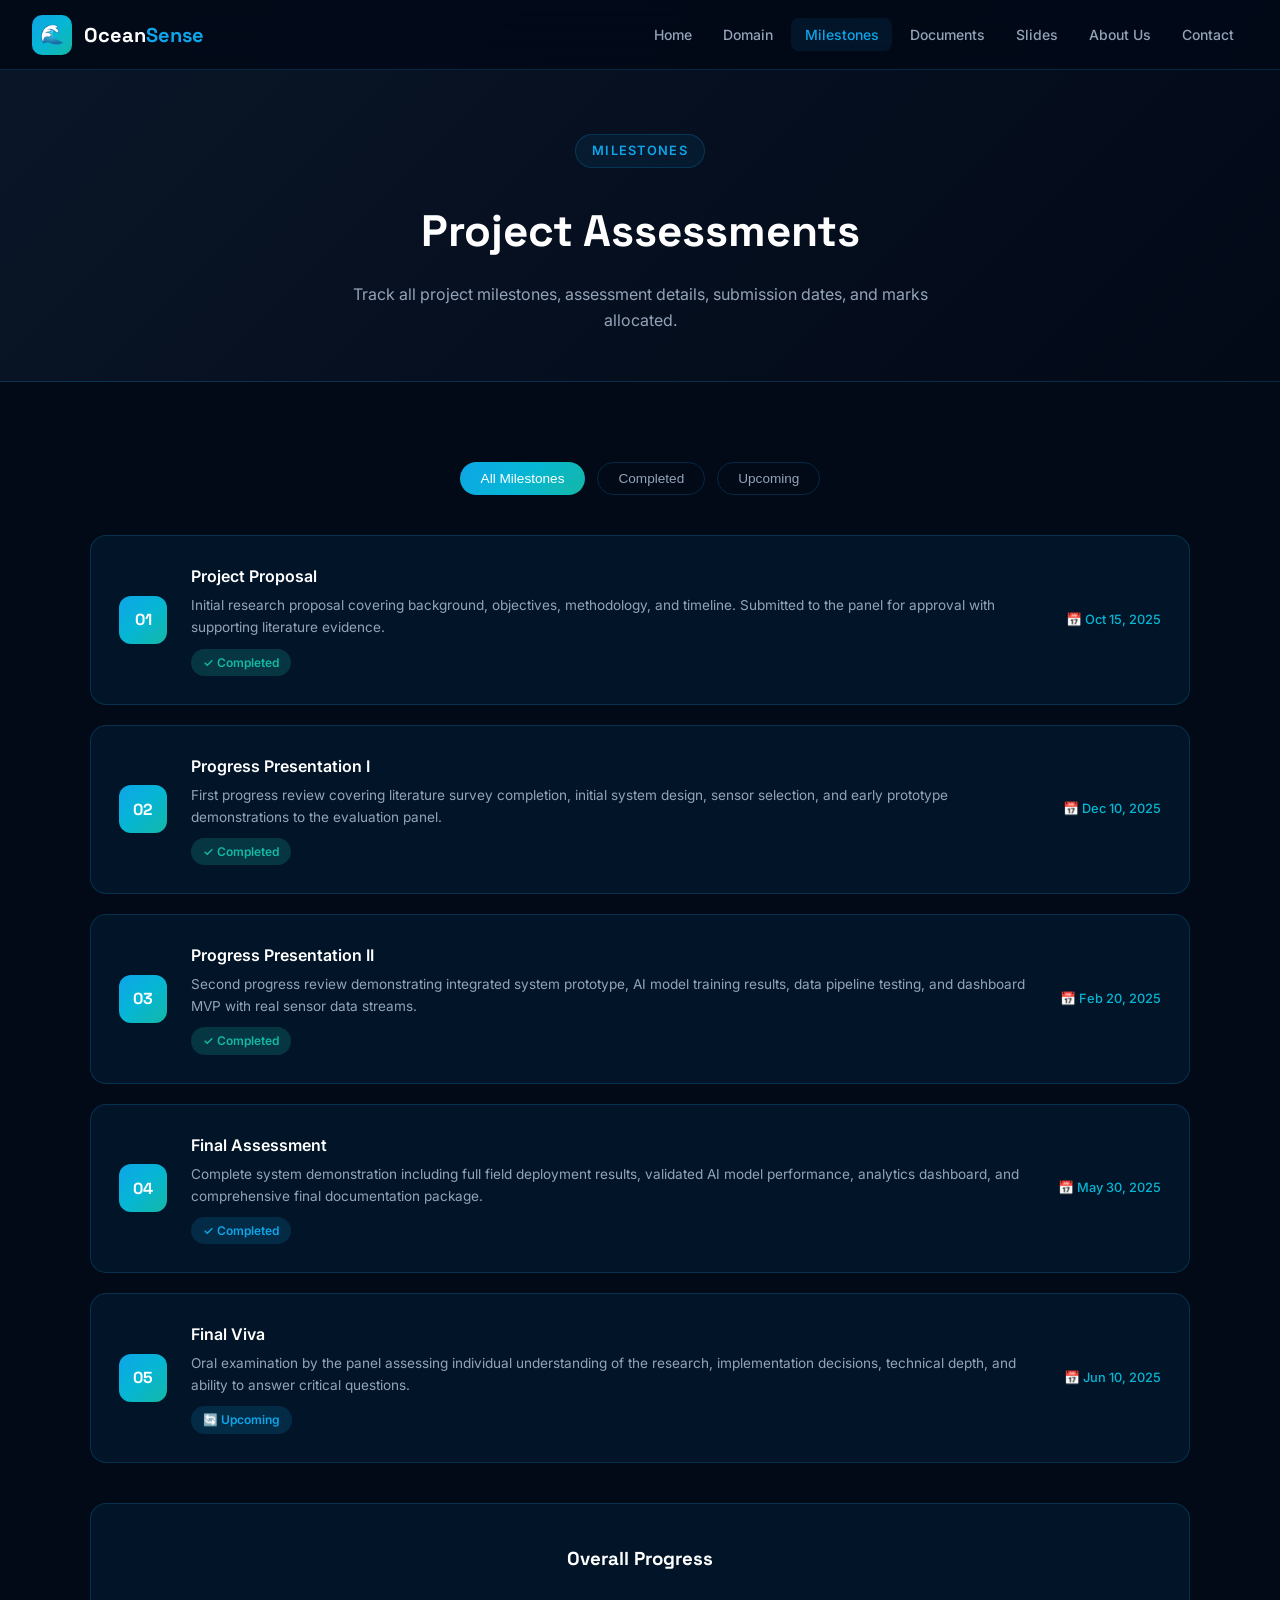
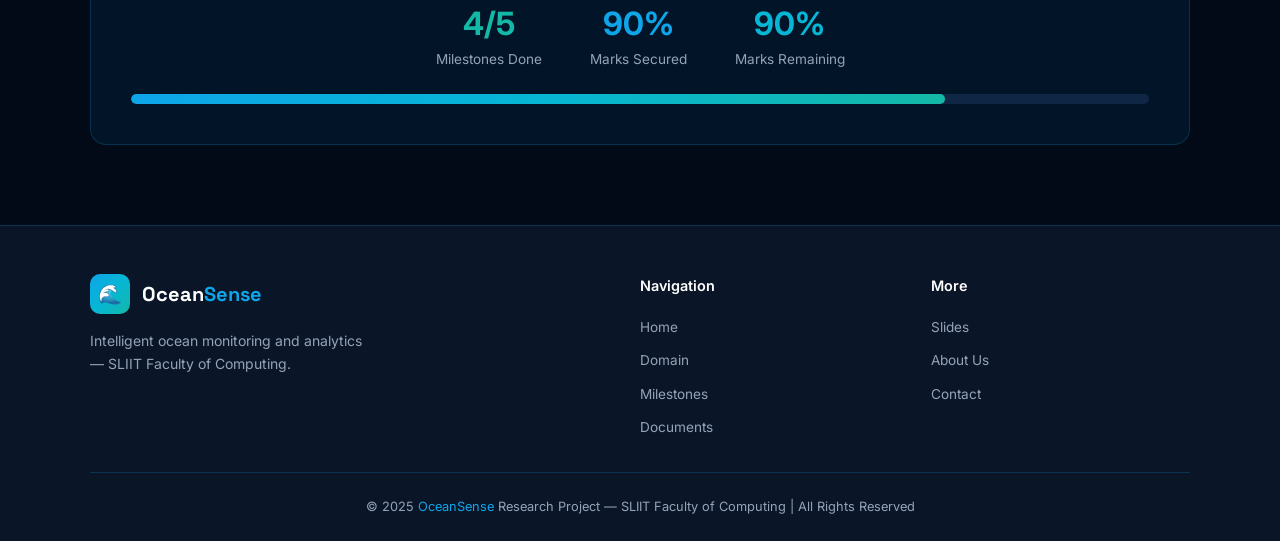
<file: milestones.html>
<!DOCTYPE html>
<html lang="en">

<head>
  <meta charset="UTF-8" />
  <meta name="viewport" content="width=device-width, initial-scale=1.0" />
  <meta name="description"
    content="Ocean Sense Milestones - Project proposal, presentations, and assessment details with dates and marks allocated." />
  <title>Milestones | Ocean Sense</title>
  <link rel="stylesheet" href="assets/css/style.css" />
  <link rel="icon"
    href="data:image/svg+xml,<svg xmlns='http://www.w3.org/2000/svg' viewBox='0 0 100 100'><text y='.9em' font-size='90'>🌊</text></svg>" />
</head>

<body>
  <nav class="navbar" id="navbar">
    <a href="index.html" class="nav-logo">
      <div class="nav-logo-icon">🌊</div><span class="nav-logo-text">Ocean<span>Sense</span></span>
    </a>
    <ul class="nav-links" id="navLinks">
      <li><a href="index.html">Home</a></li>
      <li><a href="domain.html">Domain</a></li>
      <li><a href="milestones.html" class="active">Milestones</a></li>
      <li><a href="documents.html">Documents</a></li>
      <li><a href="presentations.html">Slides</a></li>
      <li><a href="about.html">About Us</a></li>
      <li><a href="contact.html">Contact</a></li>
    </ul>
    <button class="nav-toggle" id="navToggle"
      aria-label="Toggle navigation"><span></span><span></span><span></span></button>
  </nav>

  <div
    style="padding:calc(var(--nav-height) + 4rem) 2rem 3rem;background:linear-gradient(135deg,var(--dark2),var(--dark));text-align:center;border-bottom:1px solid var(--glass-border)">
    <span class="section-tag">Milestones</span>
    <h1 class="section-title" style="margin-top:0.75rem">Project Assessments</h1>
    <p class="section-desc">Track all project milestones, assessment details, submission dates, and marks allocated.</p>
  </div>

  <section class="section">
    <div class="container">
      <!-- FILTER BUTTONS -->
      <div class="milestone-filter reveal">
        <button class="filter-btn active" data-filter="all" id="filter-all">All Milestones</button>
        <button class="filter-btn" data-filter="done" id="filter-done">Completed</button>
        <button class="filter-btn" data-filter="pending" id="filter-pending">Upcoming</button>
      </div>

      <!-- MILESTONE CARDS -->
      <div class="milestones-grid" id="milestonesGrid">

        <div class="glass-card milestone-card reveal" data-status="done">
          <div class="milestone-num">01</div>
          <div class="milestone-info">
            <h3>Project Proposal</h3>
            <p>Initial research proposal covering background, objectives, methodology, and timeline. Submitted to the
              panel for approval with supporting literature evidence.</p>
            <div style="margin-top:0.6rem"><span class="badge badge-done">✓ Completed</span></div>
          </div>
          <div class="milestone-meta">
            <div class="milestone-date">📅 Oct 15, 2025</div>
            
          </div>
        </div>

        <div class="glass-card milestone-card reveal" data-status="done">
          <div class="milestone-num">02</div>
          <div class="milestone-info">
            <h3>Progress Presentation I</h3>
            <p>First progress review covering literature survey completion, initial system design, sensor selection, and
              early prototype demonstrations to the evaluation panel.</p>
            <div style="margin-top:0.6rem"><span class="badge badge-done">✓ Completed</span></div>
          </div>
          <div class="milestone-meta">
            <div class="milestone-date">📅 Dec 10, 2025</div>
            
          </div>
        </div>

        <div class="glass-card milestone-card reveal" data-status="done">
          <div class="milestone-num">03</div>
          <div class="milestone-info">
            <h3>Progress Presentation II</h3>
            <p>Second progress review demonstrating integrated system prototype, AI model training results, data
              pipeline testing, and dashboard MVP with real sensor data streams.</p>
            <div style="margin-top:0.6rem"><span class="badge badge-done">✓ Completed</span></div>
          </div>
          <div class="milestone-meta">
            <div class="milestone-date">📅 Feb 20, 2025</div>
            
          </div>
        </div>

        <div class="glass-card milestone-card reveal" data-status="pending">
          <div class="milestone-num">04</div>
          <div class="milestone-info">
            <h3>Final Assessment</h3>
            <p>Complete system demonstration including full field deployment results, validated AI model performance,
              analytics dashboard, and comprehensive final documentation package.</p>
            <div style="margin-top:0.6rem"><span class="badge badge-pending">✓ Completed</span></div>
          </div>
          <div class="milestone-meta">
            <div class="milestone-date">📅 May 30, 2025</div>
            
          </div>
        </div>

        <div class="glass-card milestone-card reveal" data-status="pending">
          <div class="milestone-num">05</div>
          <div class="milestone-info">
            <h3>Final Viva</h3>
            <p>Oral examination by the panel assessing individual understanding of the research, implementation
              decisions, technical depth, and ability to answer critical questions.</p>
            <div style="margin-top:0.6rem"><span class="badge badge-pending">🔄 Upcoming</span></div>
          </div>
          <div class="milestone-meta">
            <div class="milestone-date">📅 Jun 10, 2025</div>
            
          </div>
        </div>

      </div>

      <!-- PROGRESS SUMMARY -->
      <div class="glass-card reveal" style="margin-top:2.5rem;text-align:center;padding:2.5rem">
        <h3 style="font-family:'Space Grotesk',sans-serif;color:var(--white);margin-bottom:1.5rem">Overall Progress</h3>
        <div style="display:flex;justify-content:center;gap:3rem;flex-wrap:wrap;margin-bottom:1.5rem">
          <div>
            <div style="font-size:2rem;font-weight:700;color:var(--accent2)">4/5</div>
            <div style="color:var(--text-muted);font-size:0.85rem">Milestones Done</div>
          </div>
          <div>
            <div style="font-size:2rem;font-weight:700;color:var(--primary)">90%</div>
            <div style="color:var(--text-muted);font-size:0.85rem">Marks Secured</div>
          </div>
          <div>
            <div style="font-size:2rem;font-weight:700;color:var(--accent)">90%</div>
            <div style="color:var(--text-muted);font-size:0.85rem">Marks Remaining</div>
          </div>
        </div>
        <div style="background:var(--dark3);border-radius:50px;height:10px;overflow:hidden">
          <div style="width:80%;height:100%;background:var(--gradient);border-radius:50px;transition:width 1.5s ease">
          </div>
        </div>
      </div>
    </div>
  </section>

  <footer>
    <div class="container">
      <div class="footer-grid">
        <div class="footer-brand"><a href="index.html" class="nav-logo">
            <div class="nav-logo-icon">🌊</div><span class="nav-logo-text">Ocean<span>Sense</span></span>
          </a>
          <p>Intelligent ocean monitoring and analytics — SLIIT Faculty of Computing.</p>
        </div>
        <div class="footer-links">
          <h4>Navigation</h4>
          <ul>
            <li><a href="index.html">Home</a></li>
            <li><a href="domain.html">Domain</a></li>
            <li><a href="milestones.html">Milestones</a></li>
            <li><a href="documents.html">Documents</a></li>
          </ul>
        </div>
        <div class="footer-links">
          <h4>More</h4>
          <ul>
            <li><a href="presentations.html">Slides</a></li>
            <li><a href="about.html">About Us</a></li>
            <li><a href="contact.html">Contact</a></li>
          </ul>
        </div>
      </div>
      <div class="footer-bottom">
        <p>© 2025 <span>OceanSense</span> Research Project — SLIIT Faculty of Computing | All Rights Reserved</p>
      </div>
    </div>
  </footer>
  <script src="assets/js/main.js"></script>
  <script>
    // Filter functionality
    const filterBtns = document.querySelectorAll('.filter-btn');
    const cards = document.querySelectorAll('#milestonesGrid .milestone-card');
    filterBtns.forEach(btn => {
      btn.addEventListener('click', () => {
        filterBtns.forEach(b => b.classList.remove('active'));
        btn.classList.add('active');
        const filter = btn.dataset.filter;
        cards.forEach(card => {
          card.style.display = (filter === 'all' || card.dataset.status === filter) ? '' : 'none';
        });
      });
    });
  </script>
</body>

</html>
</file>
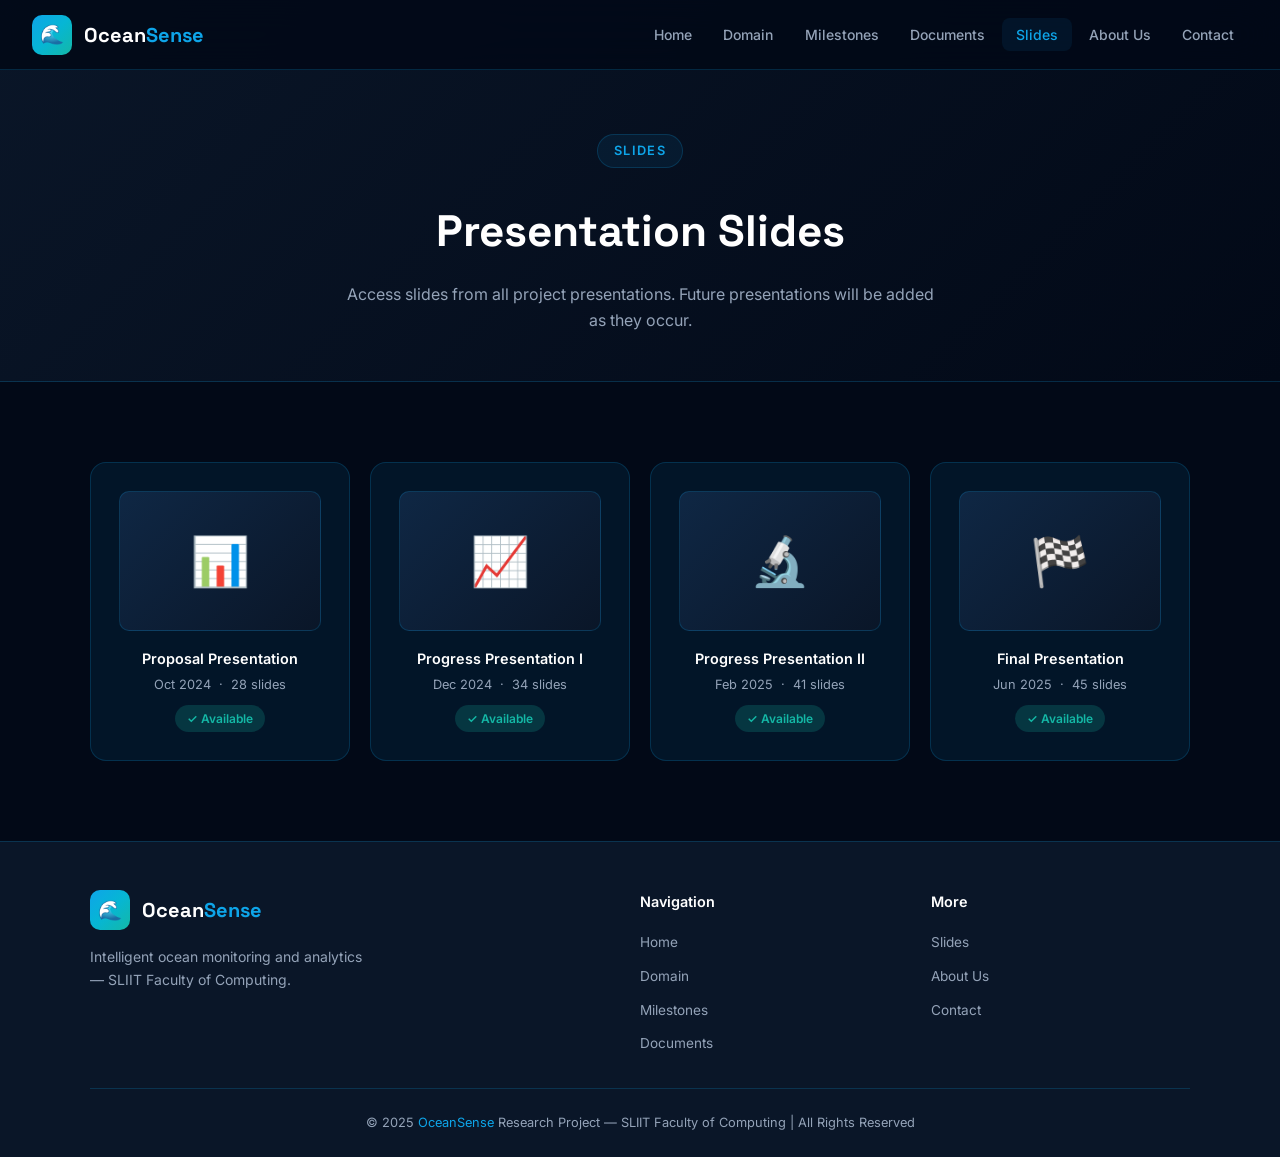
<file: presentations.html>
<!DOCTYPE html>
<html lang="en">
<head>
  <meta charset="UTF-8" />
  <meta name="viewport" content="width=device-width, initial-scale=1.0" />
  <meta name="description" content="Ocean Sense Presentations - Slides from all project presentations including proposal and progress reviews." />
  <title>Presentations | Ocean Sense</title>
  <link rel="stylesheet" href="assets/css/style.css" />
  <link rel="icon" href="data:image/svg+xml,<svg xmlns='http://www.w3.org/2000/svg' viewBox='0 0 100 100'><text y='.9em' font-size='90'>🌊</text></svg>" />
</head>
<body>
<nav class="navbar" id="navbar">
  <a href="index.html" class="nav-logo"><div class="nav-logo-icon">🌊</div><span class="nav-logo-text">Ocean<span>Sense</span></span></a>
  <ul class="nav-links" id="navLinks">
    <li><a href="index.html">Home</a></li><li><a href="domain.html">Domain</a></li>
    <li><a href="milestones.html">Milestones</a></li><li><a href="documents.html">Documents</a></li>
    <li><a href="presentations.html" class="active">Slides</a></li><li><a href="about.html">About Us</a></li><li><a href="contact.html">Contact</a></li>
  </ul>
  <button class="nav-toggle" id="navToggle" aria-label="Toggle navigation"><span></span><span></span><span></span></button>
</nav>

<div style="padding:calc(var(--nav-height) + 4rem) 2rem 3rem;background:linear-gradient(135deg,var(--dark2),var(--dark));text-align:center;border-bottom:1px solid var(--glass-border)">
  <span class="section-tag">Slides</span>
  <h1 class="section-title" style="margin-top:0.75rem">Presentation Slides</h1>
  <p class="section-desc">Access slides from all project presentations. Future presentations will be added as they occur.</p>
</div>

<section class="section">
  <div class="container">
    <div class="slides-grid">

      <a href="assets/slides/Proposal-Presentation-25-26J-002.pptx" class="glass-card slide-card reveal" target="_blank">
        <div class="slide-thumb">📊</div>
        <h3>Proposal Presentation</h3>
        <p>Oct 2024 &nbsp;·&nbsp; 28 slides</p>
        <div style="margin-top:0.6rem"><span class="badge badge-done">✓ Available</span></div>
      </a>

      <a href="assets/slides/OceanSense-PP1.pptx" class="glass-card slide-card reveal" target="_blank">
        <div class="slide-thumb">📈</div>
        <h3>Progress Presentation I</h3>
        <p>Dec 2024 &nbsp;·&nbsp; 34 slides</p>
        <div style="margin-top:0.6rem"><span class="badge badge-done">✓ Available</span></div>
      </a>

      <a href="assets/slides/OceanSense-PP2.pptx" class="glass-card slide-card reveal" target="_blank">
        <div class="slide-thumb">🔬</div>
        <h3>Progress Presentation II</h3>
        <p>Feb 2025 &nbsp;·&nbsp; 41 slides</p>
        <div style="margin-top:0.6rem"><span class="badge badge-done">✓ Available</span></div>
      </a>

      <a href="assets/slides/Final Prasentation 25-26J-002.pptx" class="glass-card slide-card reveal" target="_blank">
        <div class="slide-thumb">🏁</div>
        <h3>Final Presentation</h3>
        <p>Jun 2025 &nbsp;·&nbsp; 45 slides</p>
        <div style="margin-top:0.6rem"><span class="badge badge-done">✓ Available</span></div>
      </a>

    </div>
  </div>
</section>

<footer>
  <div class="container">
    <div class="footer-grid">
      <div class="footer-brand"><a href="index.html" class="nav-logo"><div class="nav-logo-icon">🌊</div><span class="nav-logo-text">Ocean<span>Sense</span></span></a><p>Intelligent ocean monitoring and analytics — SLIIT Faculty of Computing.</p></div>
      <div class="footer-links"><h4>Navigation</h4><ul><li><a href="index.html">Home</a></li><li><a href="domain.html">Domain</a></li><li><a href="milestones.html">Milestones</a></li><li><a href="documents.html">Documents</a></li></ul></div>
      <div class="footer-links"><h4>More</h4><ul><li><a href="presentations.html">Slides</a></li><li><a href="about.html">About Us</a></li><li><a href="contact.html">Contact</a></li></ul></div>
    </div>
    <div class="footer-bottom"><p>© 2025 <span>OceanSense</span> Research Project — SLIIT Faculty of Computing | All Rights Reserved</p></div>
  </div>
</footer>
<script src="assets/js/main.js"></script>
</body>
</html>
</file>
<file: assets/css/style.css>
@import url('https://fonts.googleapis.com/css2?family=Inter:wght@300;400;500;600;700;800&family=Space+Grotesk:wght@400;500;600;700&display=swap');

:root {
  --primary: #0ea5e9;
  --primary-dark: #0284c7;
  --accent: #06b6d4;
  --accent2: #14b8a6;
  --dark: #020917;
  --dark2: #0a1628;
  --dark3: #0f2744;
  --glass: rgba(14, 165, 233, 0.08);
  --glass-border: rgba(14, 165, 233, 0.2);
  --text: #e2e8f0;
  --text-muted: #94a3b8;
  --white: #ffffff;
  --gradient: linear-gradient(135deg, #0ea5e9, #06b6d4, #14b8a6);
  --shadow: 0 25px 50px rgba(0,0,0,0.5);
  --nav-height: 70px;
}

*, *::before, *::after { box-sizing: border-box; margin: 0; padding: 0; }

html { scroll-behavior: smooth; }

body {
  font-family: 'Inter', sans-serif;
  background: var(--dark);
  color: var(--text);
  overflow-x: hidden;
  line-height: 1.6;
}

/* ---- SCROLLBAR ---- */
::-webkit-scrollbar { width: 6px; }
::-webkit-scrollbar-track { background: var(--dark2); }
::-webkit-scrollbar-thumb { background: var(--primary); border-radius: 3px; }

/* ---- NAVBAR ---- */
.navbar {
  position: fixed; top: 0; left: 0; right: 0; z-index: 1000;
  height: var(--nav-height);
  display: flex; align-items: center; justify-content: space-between;
  padding: 0 2rem;
  background: rgba(2, 9, 23, 0.85);
  backdrop-filter: blur(20px);
  border-bottom: 1px solid var(--glass-border);
  transition: all 0.3s;
}
.navbar.scrolled { background: rgba(2, 9, 23, 0.97); }
.nav-logo { display: flex; align-items: center; gap: 0.75rem; text-decoration: none; }
.nav-logo-icon {
  width: 40px; height: 40px; border-radius: 10px;
  background: var(--gradient);
  display: flex; align-items: center; justify-content: center;
  font-size: 1.2rem;
}
.nav-logo-text { font-family: 'Space Grotesk', sans-serif; font-size: 1.25rem; font-weight: 700; color: var(--white); }
.nav-logo-text span { color: var(--primary); }
.nav-links { display: flex; align-items: center; gap: 0.25rem; list-style: none; }
.nav-links a {
  padding: 0.5rem 0.85rem; border-radius: 8px;
  text-decoration: none; color: var(--text-muted);
  font-size: 0.875rem; font-weight: 500;
  transition: all 0.2s;
}
.nav-links a:hover, .nav-links a.active { color: var(--primary); background: var(--glass); }
.nav-toggle { display: none; flex-direction: column; gap: 5px; cursor: pointer; background: none; border: none; padding: 4px; }
.nav-toggle span { display: block; width: 24px; height: 2px; background: var(--text); border-radius: 2px; transition: all 0.3s; }

/* ---- HERO ---- */
#home {
  min-height: 100vh; position: relative; display: flex; align-items: center;
  background: var(--dark2);
  overflow: hidden;
}
.hero-bg {
  position: absolute; inset: 0;
  background: url('../images/hero-bg.png') center/cover no-repeat;
  opacity: 0.35;
}
.hero-overlay {
  position: absolute; inset: 0;
  background: linear-gradient(135deg, rgba(2,9,23,0.9) 0%, rgba(10,22,40,0.7) 50%, rgba(2,9,23,0.85) 100%);
}
.particles { position: absolute; inset: 0; overflow: hidden; }
.particle {
  position: absolute; border-radius: 50%;
  background: var(--primary); opacity: 0.3;
  animation: float-particle linear infinite;
}
@keyframes float-particle {
  0% { transform: translateY(100vh) scale(0); opacity: 0; }
  10% { opacity: 0.3; }
  90% { opacity: 0.3; }
  100% { transform: translateY(-10vh) scale(1); opacity: 0; }
}
.hero-content {
  position: relative; z-index: 2;
  max-width: 800px; margin: 0 auto;
  padding: calc(var(--nav-height) + 4rem) 2rem 4rem;
  text-align: center;
}
.hero-badge {
  display: inline-flex; align-items: center; gap: 0.5rem;
  background: var(--glass); border: 1px solid var(--glass-border);
  border-radius: 50px; padding: 0.4rem 1rem; margin-bottom: 1.5rem;
  font-size: 0.8rem; color: var(--accent);
  animation: fadeInDown 0.8s ease;
}
.hero-title {
  font-family: 'Space Grotesk', sans-serif;
  font-size: clamp(2.5rem, 7vw, 5rem);
  font-weight: 800; line-height: 1.1;
  color: var(--white); margin-bottom: 1.25rem;
  animation: fadeInUp 0.8s ease 0.1s both;
}
.hero-title .gradient-text {
  background: var(--gradient); -webkit-background-clip: text; -webkit-text-fill-color: transparent; background-clip: text;
}
.hero-desc {
  font-size: 1.1rem; color: var(--text-muted); max-width: 600px;
  margin: 0 auto 2.5rem;
  animation: fadeInUp 0.8s ease 0.2s both;
}
.hero-cta { display: flex; gap: 1rem; justify-content: center; flex-wrap: wrap; animation: fadeInUp 0.8s ease 0.3s both; }
.btn {
  padding: 0.85rem 2rem; border-radius: 12px;
  font-size: 0.95rem; font-weight: 600;
  text-decoration: none; display: inline-flex; align-items: center; gap: 0.5rem;
  cursor: pointer; border: none; transition: all 0.3s;
}
.btn-primary { background: var(--gradient); color: var(--white); box-shadow: 0 4px 20px rgba(14,165,233,0.4); }
.btn-primary:hover { transform: translateY(-2px); box-shadow: 0 8px 30px rgba(14,165,233,0.5); }
.btn-outline { background: transparent; color: var(--primary); border: 1.5px solid var(--glass-border); }
.btn-outline:hover { background: var(--glass); border-color: var(--primary); transform: translateY(-2px); }
.hero-stats {
  display: flex; justify-content: center; gap: 3rem; flex-wrap: wrap;
  margin-top: 4rem;
  animation: fadeInUp 0.8s ease 0.4s both;
}
.stat-item { text-align: center; }
.stat-num { font-family: 'Space Grotesk', sans-serif; font-size: 2rem; font-weight: 700; color: var(--primary); }
.stat-label { font-size: 0.8rem; color: var(--text-muted); }
.scroll-indicator {
  position: absolute; bottom: 2rem; left: 50%; transform: translateX(-50%);
  display: flex; flex-direction: column; align-items: center; gap: 0.5rem;
  color: var(--text-muted); font-size: 0.75rem;
  animation: bounce 2s infinite;
}
@keyframes bounce { 0%,100%{transform:translateX(-50%) translateY(0)} 50%{transform:translateX(-50%) translateY(8px)} }
.scroll-arrow { width: 24px; height: 24px; border-right: 2px solid var(--primary); border-bottom: 2px solid var(--primary); transform: rotate(45deg); }

/* ---- SECTIONS ---- */
.section { padding: 5rem 2rem; }
.section-alt { background: var(--dark2); }
.container { max-width: 1100px; margin: 0 auto; }
.section-header { text-align: center; margin-bottom: 3.5rem; }
.section-tag {
  display: inline-block; background: var(--glass); border: 1px solid var(--glass-border);
  color: var(--primary); font-size: 0.8rem; font-weight: 600;
  padding: 0.35rem 1rem; border-radius: 50px; margin-bottom: 1rem;
  letter-spacing: 0.1em; text-transform: uppercase;
}
.section-title {
  font-family: 'Space Grotesk', sans-serif;
  font-size: clamp(1.75rem, 4vw, 2.75rem);
  font-weight: 700; color: var(--white); margin-bottom: 1rem;
}
.section-desc { color: var(--text-muted); font-size: 1rem; max-width: 600px; margin: 0 auto; }

/* ---- GLASS CARD ---- */
.glass-card {
  background: var(--glass); border: 1px solid var(--glass-border);
  border-radius: 16px; padding: 1.75rem;
  transition: all 0.3s;
}
.glass-card:hover { transform: translateY(-4px); border-color: var(--primary); box-shadow: 0 8px 30px rgba(14,165,233,0.15); }

/* ---- DOMAIN SECTION ---- */
.domain-grid { display: grid; grid-template-columns: repeat(auto-fit, minmax(300px, 1fr)); gap: 1.5rem; }
.domain-card { position: relative; overflow: hidden; }
.domain-card-icon { font-size: 2rem; margin-bottom: 1rem; }
.domain-card h3 { font-family: 'Space Grotesk', sans-serif; font-size: 1.1rem; font-weight: 600; color: var(--white); margin-bottom: 0.75rem; }
.domain-card p { color: var(--text-muted); font-size: 0.9rem; }
.domain-card::before {
  content: ''; position: absolute; top: 0; left: 0; right: 0; height: 3px;
  background: var(--gradient);
}

.tech-tags { display: flex; flex-wrap: wrap; gap: 0.5rem; margin-top: 1rem; }
.tech-tag {
  background: rgba(14,165,233,0.1); border: 1px solid rgba(14,165,233,0.3);
  color: var(--primary); font-size: 0.78rem; font-weight: 500;
  padding: 0.3rem 0.75rem; border-radius: 50px;
}

/* ---- MILESTONES ---- */
.milestone-filter { display: flex; justify-content: center; gap: 0.75rem; flex-wrap: wrap; margin-bottom: 2.5rem; }
.filter-btn {
  padding: 0.5rem 1.25rem; border-radius: 50px;
  border: 1.5px solid var(--glass-border); background: transparent;
  color: var(--text-muted); font-size: 0.85rem; cursor: pointer;
  transition: all 0.25s;
}
.filter-btn:hover, .filter-btn.active { background: var(--gradient); border-color: transparent; color: var(--white); }
.milestones-grid { display: grid; gap: 1.25rem; }
.milestone-card { display: grid; grid-template-columns: auto 1fr auto; align-items: center; gap: 1.5rem; }
.milestone-num {
  width: 48px; height: 48px; border-radius: 12px;
  background: var(--gradient); display: flex; align-items: center; justify-content: center;
  font-family: 'Space Grotesk', sans-serif; font-weight: 700; color: var(--white); flex-shrink: 0;
}
.milestone-info h3 { font-size: 1rem; font-weight: 600; color: var(--white); margin-bottom: 0.35rem; }
.milestone-info p { font-size: 0.85rem; color: var(--text-muted); }
.milestone-meta { text-align: right; flex-shrink: 0; }
.milestone-date { font-size: 0.8rem; color: var(--accent); font-weight: 500; }
.milestone-marks { font-size: 0.75rem; color: var(--text-muted); margin-top: 0.2rem; }
.badge {
  display: inline-block; padding: 0.25rem 0.75rem; border-radius: 50px;
  font-size: 0.75rem; font-weight: 600;
}
.badge-done { background: rgba(20,184,166,0.2); color: var(--accent2); }
.badge-pending { background: rgba(14,165,233,0.15); color: var(--primary); }

/* ---- DOCUMENTS ---- */
.docs-grid { display: grid; grid-template-columns: repeat(auto-fit, minmax(280px, 1fr)); gap: 1.5rem; }
.docs-grid > .doc-card:nth-child(4) {
  grid-column: 1 / -1;
  max-width: 280px;
  margin: 0 auto;
}
.doc-card { display: flex; align-items: stretch; gap: 0; text-decoration: none; flex-direction: column; }
.doc-item { 
  display: flex; align-items: center; gap: 1rem; 
  padding: 1rem 1.25rem; width: 100%; 
  justify-content: space-between;
}
.doc-icon {
  width: 50px; height: 50px; border-radius: 10px; flex-shrink: 0;
  display: flex; align-items: center; justify-content: center; font-size: 1.5rem;
}
.doc-icon.pdf { background: rgba(239,68,68,0.15); }
.doc-icon.pending { background: rgba(100,116,139,0.15); }
.doc-content { 
  flex: 1; display: flex; flex-direction: column; gap: 0.35rem; 
  min-width: 0;
}
.doc-title { 
  font-size: 0.95rem; font-weight: 600; color: var(--white); 
  line-height: 1.3;
}
.doc-status { 
  font-size: 0.8rem; color: var(--text-muted); 
  line-height: 1.2;
}
.doc-card:hover .doc-title { color: var(--primary); }
.doc-actions { 
  display: flex; gap: 0.6rem; margin-left: 1rem; flex-shrink: 0;
  opacity: 0; transition: opacity 0.3s ease;
}
.doc-card.doc-item:hover .doc-actions { opacity: 1; }
.btn-view, .btn-download {
  padding: 0.45rem 0.9rem; font-size: 0.77rem; border: none;
  border-radius: 6px; cursor: pointer; font-weight: 600; white-space: nowrap;
  transition: all 0.3s ease;
  background: rgba(14,165,233,0.2); color: var(--primary);
  border: 1px solid rgba(14,165,233,0.4);
}
.btn-view:hover { 
  background: rgba(14,165,233,0.35); border-color: var(--primary); 
  transform: translateY(-2px); box-shadow: 0 4px 12px rgba(14,165,233,0.2);
}
.btn-download:hover { 
  background: rgba(20,184,166,0.25); border-color: var(--accent2); 
  color: var(--accent2); transform: translateY(-2px); 
  box-shadow: 0 4px 12px rgba(20,184,166,0.2);
}

/* ---- PRESENTATIONS ---- */
.slides-grid { display: grid; grid-template-columns: repeat(auto-fit, minmax(240px, 1fr)); gap: 1.25rem; }
.slide-card { text-align: center; text-decoration: none; }
.slide-thumb {
  height: 140px; border-radius: 10px; margin-bottom: 1rem;
  background: linear-gradient(135deg, var(--dark3), var(--dark2));
  display: flex; align-items: center; justify-content: center;
  font-size: 3rem; transition: all 0.3s;
  border: 1px solid var(--glass-border);
}
.slide-card:hover .slide-thumb { border-color: var(--primary); background: var(--glass); }
.slide-card h3 { font-size: 0.9rem; font-weight: 600; color: var(--white); margin-bottom: 0.3rem; }
.slide-card p { font-size: 0.8rem; color: var(--text-muted); }

/* ---- ABOUT ---- */
.team-grid { display: grid; grid-template-columns: repeat(auto-fit, minmax(220px, 1fr)); gap: 1.5rem; }
.team-card { text-align: center; }
.team-avatar {
  width: 100px; height: 100px; border-radius: 50%;
  margin: 0 auto 1rem;
  background: var(--gradient); overflow: hidden;
  border: 3px solid var(--glass-border);
  display: flex; align-items: center; justify-content: center;
  font-size: 2.5rem;
}
.team-avatar img { width: 100%; height: 100%; object-fit: cover; }
.team-name { font-family: 'Space Grotesk', sans-serif; font-size: 1rem; font-weight: 600; color: var(--white); margin-bottom: 0.25rem; }
.team-role { font-size: 0.8rem; color: var(--primary); margin-bottom: 0.5rem; }
.team-id { font-size: 0.78rem; color: var(--text-muted); margin-bottom: 0.75rem; }
.team-links { display: flex; justify-content: center; gap: 0.5rem; }
.team-link {
  width: 32px; height: 32px; border-radius: 8px;
  background: var(--glass); border: 1px solid var(--glass-border);
  display: flex; align-items: center; justify-content: center;
  color: var(--text-muted); text-decoration: none; font-size: 0.85rem;
  transition: all 0.2s;
}
.team-link:hover { background: var(--primary); color: var(--white); border-color: var(--primary); }

/* ---- CONTACT ---- */
.contact-grid { display: grid; grid-template-columns: 1fr 1fr; gap: 3rem; align-items: start; }
.contact-info h3 { font-size: 1.2rem; color: var(--white); margin-bottom: 1.5rem; }
.contact-item { display: flex; align-items: flex-start; gap: 1rem; margin-bottom: 1.25rem; }
.contact-item-icon {
  width: 44px; height: 44px; border-radius: 10px; flex-shrink: 0;
  background: var(--glass); border: 1px solid var(--glass-border);
  display: flex; align-items: center; justify-content: center; font-size: 1.1rem;
}
.contact-item-text label { display: block; font-size: 0.75rem; color: var(--text-muted); margin-bottom: 0.2rem; }
.contact-item-text span { font-size: 0.9rem; color: var(--text); }
.contact-form { display: flex; flex-direction: column; gap: 1rem; }
.form-group { display: flex; flex-direction: column; gap: 0.4rem; }
.form-group label { font-size: 0.85rem; font-weight: 500; color: var(--text-muted); }
.form-group input, .form-group textarea, .form-group select {
  background: var(--glass); border: 1px solid var(--glass-border);
  border-radius: 10px; padding: 0.75rem 1rem;
  color: var(--white); font-family: 'Inter', sans-serif; font-size: 0.9rem;
  outline: none; transition: border-color 0.2s;
  -webkit-appearance: none;
}
.form-group input:focus, .form-group textarea:focus, .form-group select:focus { border-color: var(--primary); }
.form-group input::placeholder, .form-group textarea::placeholder { color: var(--text-muted); }
.form-group select option { background: var(--dark2); }
.form-group textarea { resize: vertical; min-height: 120px; }

/* ---- FOOTER ---- */
footer {
  background: var(--dark2); border-top: 1px solid var(--glass-border);
  padding: 3rem 2rem 1.5rem;
}
.footer-grid { display: grid; grid-template-columns: 2fr 1fr 1fr; gap: 2rem; margin-bottom: 2rem; }
.footer-brand p { color: var(--text-muted); font-size: 0.875rem; margin-top: 1rem; max-width: 280px; }
.footer-links h4 { color: var(--white); font-size: 0.9rem; font-weight: 600; margin-bottom: 1rem; }
.footer-links ul { list-style: none; display: flex; flex-direction: column; gap: 0.5rem; }
.footer-links a { color: var(--text-muted); text-decoration: none; font-size: 0.85rem; transition: color 0.2s; }
.footer-links a:hover { color: var(--primary); }
.footer-bottom { border-top: 1px solid var(--glass-border); padding-top: 1.5rem; text-align: center; color: var(--text-muted); font-size: 0.8rem; }
.footer-bottom span { color: var(--primary); }

/* ---- ANIMATIONS ---- */
@keyframes fadeInUp { from { opacity: 0; transform: translateY(24px); } to { opacity: 1; transform: translateY(0); } }
@keyframes fadeInDown { from { opacity: 0; transform: translateY(-16px); } to { opacity: 1; transform: translateY(0); } }
.reveal { opacity: 0; transform: translateY(30px); transition: opacity 0.6s ease, transform 0.6s ease; }
.reveal.visible { opacity: 1; transform: none; }

/* ---- DIVIDER ---- */
.wave-divider { position: relative; height: 60px; overflow: hidden; }
.wave-divider svg { position: absolute; bottom: 0; width: 100%; }

/* ---- RESPONSIVE ---- */
@media (max-width: 768px) {
  .nav-links { display: none; position: fixed; inset: 0; top: var(--nav-height); background: rgba(2,9,23,0.98); flex-direction: column; justify-content: center; align-items: center; gap: 1rem; }
  .nav-links.open { display: flex; }
  .nav-links a { font-size: 1.1rem; padding: 0.75rem 2rem; }
  .nav-toggle { display: flex; }
  .contact-grid { grid-template-columns: 1fr; }
  .footer-grid { grid-template-columns: 1fr; }
  .milestone-card { grid-template-columns: auto 1fr; }
  .milestone-meta { grid-column: 2; }
  .hero-stats { gap: 1.5rem; }
}
</file>
